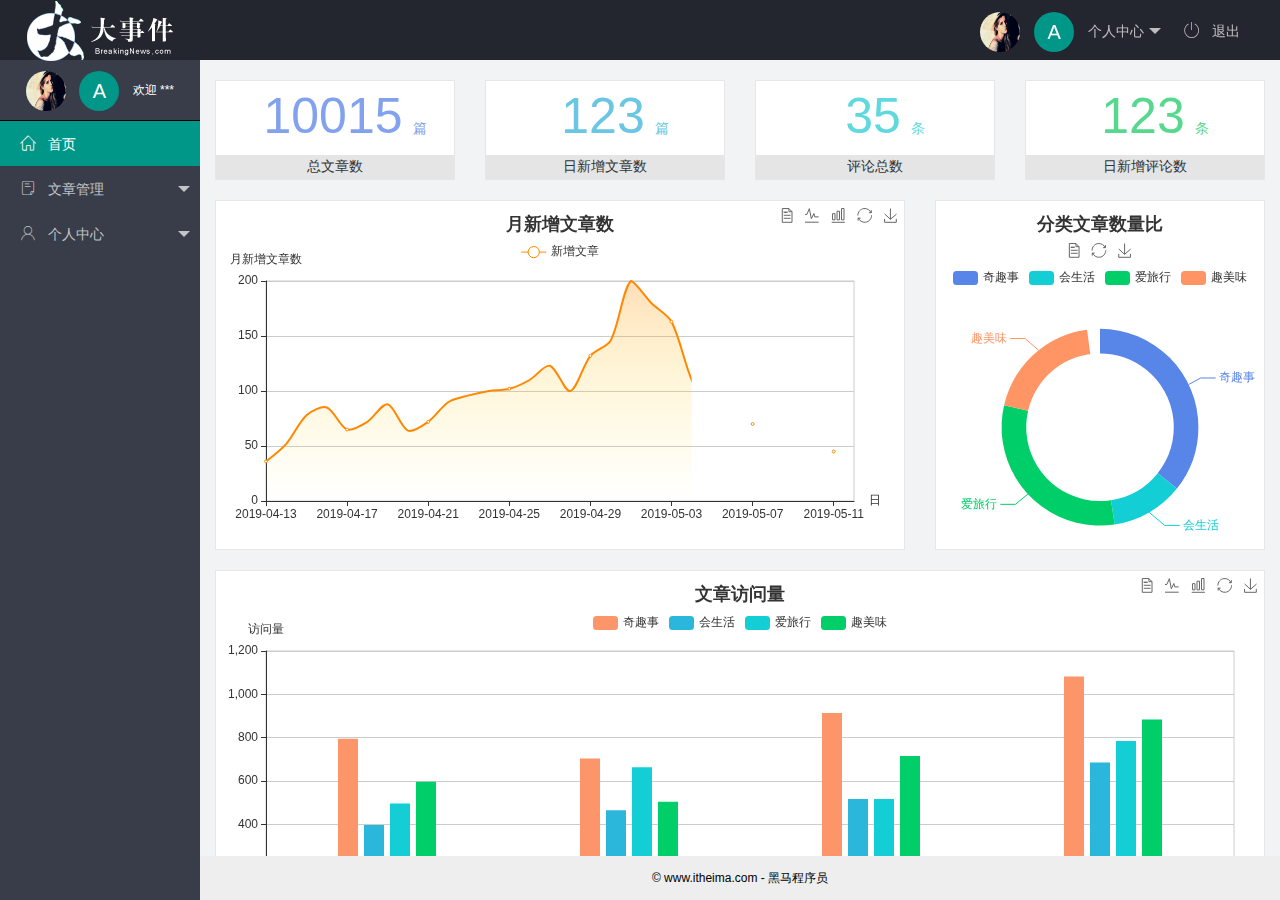
<file: index.html>
<!DOCTYPE html>
<html>

<head>
    <meta charset="utf-8">
    <meta name="viewport" content="width=device-width, initial-scale=1, maximum-scale=1">
    <title>大事件后台大布局</title>

    <link rel="stylesheet" href="./assets/lib/layui/css/layui.css">
    <link rel="stylesheet" href="./assets/fonts/iconfont.css">
    <link rel="stylesheet" href="./assets/css/index.css">
</head>

<body class="layui-layout-body">
    <div class="layui-layout layui-layout-admin">
        <div class="layui-header">
            <div class="layui-logo">
                <img src="./assets/images/logo.png" alt="">
            </div>
            <!-- 头部区域（可配合layui已有的水平导航） -->

            <ul class="layui-nav layui-layout-right">
                <li class="layui-nav-item">
                    <a href="javascript:;" class="userinfo">
                        <img src="./assets/images/sample2.jpg" class="layui-nav-img">
                        <span class="user-avatar">A</span> 个人中心
                    </a>
                    <dl class="layui-nav-child">
                        <dd><a href="./user/user_info.html" target="fm">基本资料</a></dd>
                        <dd><a href="./user/user_anvatar.html" target="fm">更换头像</a></dd>
                        <dd><a href="./user/user_pwd.html" target="fm">重置密码</a></dd>
                    </dl>
                </li>
                <li class="layui-nav-item">
                    <a href="javascript:;" id="btnLogout">
                        <span class="iconfont icon-tuichu"></span> 退出</a>
                </li>
            </ul>
        </div>

        <div class="layui-side layui-bg-black">
            <div class="layui-side-scroll">
                <!-- *******头像区域******* -->
                <div class="userinfo">
                    <img src="./assets/images/sample2.jpg" class="layui-nav-img">
                    <span class="user-avatar">A</span>
                    <span class="welcome">欢迎 ***</span>
                </div>
                <!-- 左侧导航区域（可配合layui已有的垂直导航） -->
                <ul class="layui-nav layui-nav-tree" lay-filter="test" lay-shrink="all">
                    <li class="layui-nav-item layui-this">
                        <a href="./home/dashboard.html" target="fm"><span class="iconfont icon-home"></span> 首页</a>
                    </li>
                    <li class="layui-nav-item ">
                        <a class="" href="javascript:;"><span class="iconfont icon-16"></span> 文章管理</a>
                        <dl class="layui-nav-child">
                            <dd><a href="./article/art_cate.html" target="fm"><i class="layui-icon layui-icon-app"></i>文章类别</a></dd>
                            <dd><a id="art_list" href="./article/art_list.html" target="fm"><i class="layui-icon layui-icon-app"></i>文章列表</a></dd>
                            <dd><a href="./article/art_pub.html" target="fm"><i class="layui-icon layui-icon-app"></i>发布文章</a></dd>
                        </dl>
                    </li>
                    <li class="layui-nav-item">
                        <a href="javascript:;"><span class="iconfont icon-user"></span> 个人中心</a>
                        <dl class="layui-nav-child">
                            <dd><a href="./user/user_info.html" target="fm"><i class="layui-icon layui-icon-app"></i>基本资料</a></dd>
                            <dd><a href="./user/user_anvatar.html" target="fm"><i class="layui-icon layui-icon-app"></i>更换头像</a></dd>
                            <dd><a href="./user/user_pwd.html" target="fm"><i class="layui-icon layui-icon-app"></i>重置密码</a></dd>
                        </dl>
                    </li>
                </ul>
            </div>
        </div>

        <div class="layui-body">
            <!-- 内容主体区域 -->
            <iframe name="fm" src="/home/dashboard.html" frameborder="0"></iframe>
        </div>

        <div class="layui-footer">
            <!-- 底部固定区域 -->
            © www.itheima.com - 黑马程序员
        </div>
    </div>
    <script src="./assets/lib/layui/layui.all.js"></script>
    <script src="./assets/lib/jquery.js"></script>
    <script src="./assets/js/baseAPI.js"></script>
    <script src="./assets/js/index.js"></script>
</body>

</html>
</file>
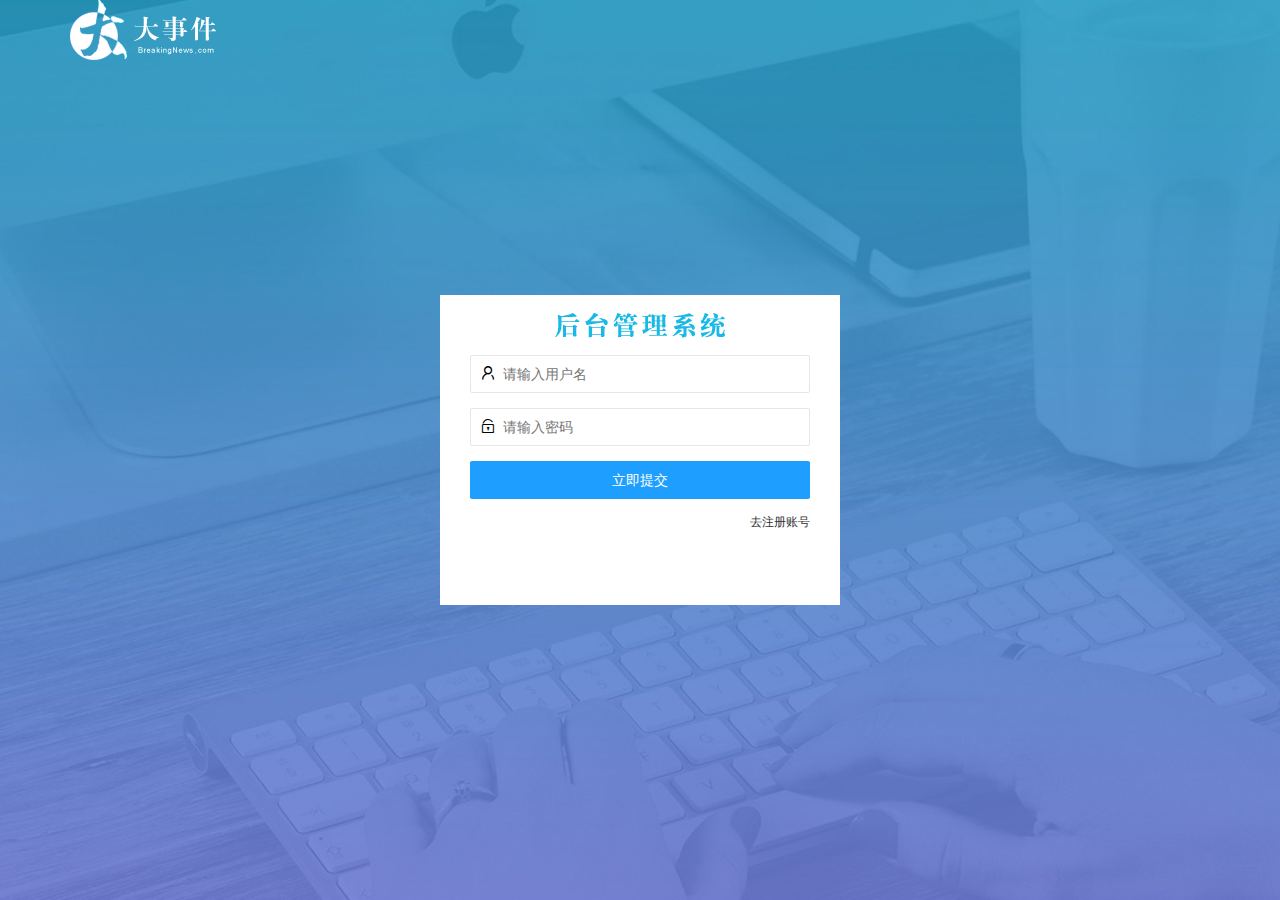
<file: login.html>
<!DOCTYPE html>
<html lang="en">

<head>
    <meta charset="UTF-8">
    <meta name="viewport" content="width=device-width, initial-scale=1.0">
    <title>大事件-登录/注册</title>
    <link rel="stylesheet" href="./assets/lib/layui/css/layui.css">
    <link rel="stylesheet" href="./assets/css/login.css">
</head>

<body>
    <div class="layui-main">
        <img src="./assets/images/logo.png" alt="">
    </div>
    <div class="loginAndRegBox">
        <div class="titleBox"></div>
        <!-- 登录项目 -->

        <div class="login-box">
            <form class="layui-form" action="" id="form_login">
                <!-- 用户名 -->
                <div class="layui-form-item">
                    <i class="layui-icon layui-icon-username"></i>
                    <input type="text" name="username" required lay-verify="required" placeholder="请输入用户名" autocomplete="off" class="layui-input">
                </div>
                <!-- 密码 -->
                <div class="layui-form-item">
                    <i class="layui-icon layui-icon-password"></i>
                    <input type="password" name="password" required lay-verify="required|pwd" placeholder="请输入密码" autocomplete="off" class="layui-input">
                </div>
                <!-- 登录按钮 -->
                <div class="layui-form-item">
                    <button class="layui-btn layui-btn-fluid  layui-btn-normal" lay-submit lay-filter="formDemo">立即提交</button>
                </div>
                <!-- 跳转链接 -->
                <div class="layui-form-item links">
                    <a href="javascript:;" id="link_reg">去注册账号</a>
                </div>
            </form>


        </div>
        <!-- 注册项目 -->
        <div class="reg-box">
            <form class="layui-form" id="form_reg" action="">
                <!-- 用户名 -->
                <div class="layui-form-item">
                    <i class="layui-icon layui-icon-username"></i>
                    <input type="text" name="username" required lay-verify="required" placeholder="请输入用户名" autocomplete="off" class="layui-input">
                </div>
                <!-- 密码 -->
                <div class="layui-form-item">
                    <i class="layui-icon layui-icon-password"></i>
                    <input type="password" name="password" required lay-verify="required|pwd" placeholder="请输入密码" autocomplete="off" class="layui-input">
                </div>
                <div class="layui-form-item">
                    <i class="layui-icon layui-icon-password"></i>
                    <input type="password" name="repassword" required lay-verify="required|pwd|repwd" placeholder="请确认密码" autocomplete="off" class="layui-input">
                </div>
                <!-- 注册按钮 -->
                <div class="layui-form-item">
                    <button class="layui-btn layui-btn-fluid  layui-btn-normal" lay-submit lay-filter="formDemo">注册</button>
                </div>
                <!-- 跳转链接 -->
                <div class="layui-form-item links">
                    <a href="javascript:;" id="link_login">去登录</a>
                </div>
            </form>

        </div>
    </div>
    <!-- value="sensen123"
    value="123123" -->
    <script src="./assets/lib/layui/layui.all.js"></script>
    <script src="./assets/lib/jquery.js"></script>
    <script src="./assets/js/baseAPI.js"></script>
    <script src="./assets/js/login.js"></script>
</body>

</html>
</file>
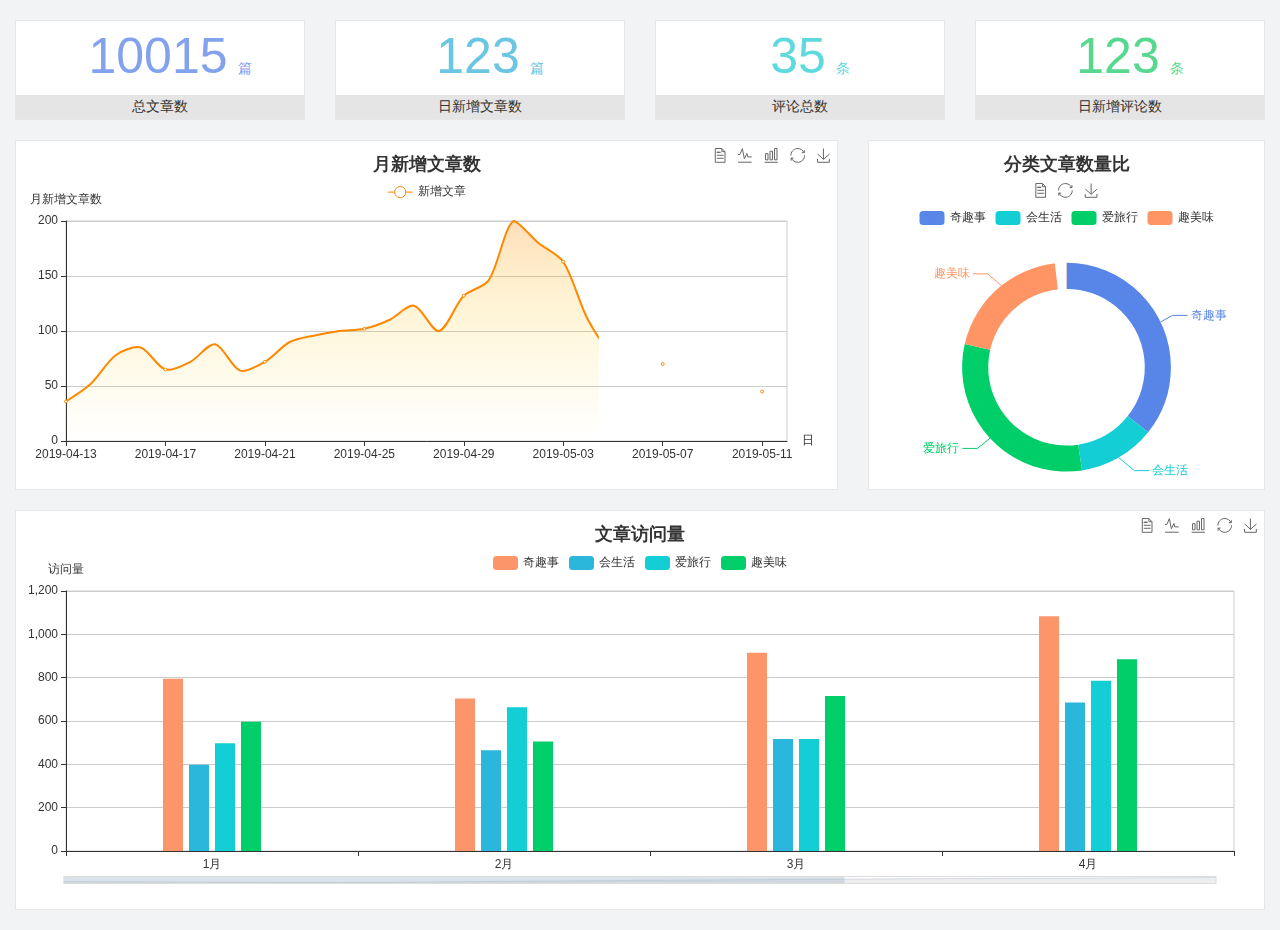
<file: home/dashboard.html>
<!DOCTYPE html>
<html lang="en">

<head>
  <meta charset="UTF-8">
  <meta name="viewport" content="width=device-width, initial-scale=1.0">
  <meta http-equiv="X-UA-Compatible" content="ie=edge">
  <title>图表统计</title>
  <link rel="stylesheet" href="../../assets/lib/bootstrap.css" />
  <link rel="stylesheet" href="../../assets/lib/main.css" />
  <script src="../../assets/lib/jquery.js"></script>
  <script type="text/javascript" src="../../assets/lib/echarts.min.js"></script>
</head>

<body>
  <div class="container-fluid">
    <div class="row spannel_list">
      <div class="col-sm-3 col-xs-6">
        <div class="spannel">
          <em>10015</em><span>篇</span>
          <b>总文章数</b>
        </div>
      </div>
      <div class="col-sm-3 col-xs-6">
        <div class="spannel scolor01">
          <em>123</em><span>篇</span>
          <b>日新增文章数</b>
        </div>
      </div>
      <div class="col-sm-3 col-xs-6">
        <div class="spannel scolor02">
          <em>35</em><span>条</span>
          <b>评论总数</b>
        </div>
      </div>
      <div class="col-sm-3 col-xs-6">
        <div class="spannel scolor03">
          <em>123</em><span>条</span>
          <b>日新增评论数</b>
        </div>
      </div>
    </div>
  </div>

  <div class="container-fluid">
    <div class="row curve-pie">
      <div class="col-lg-8 col-md-8">
        <div class="gragh_pannel" id="curve_show"></div>
      </div>
      <div class="col-lg-4 col-md-4">
        <div class="gragh_pannel" id="pie_show"></div>
      </div>
    </div>
  </div>

  <div class="container-fluid">
    <div class="column_pannel" id="column_show"></div>
  </div>

  <script>
    var oChart = echarts.init(document.getElementById('curve_show'));
    var aList_all = [
      { 'count': 36, 'date': '2019-04-13' },
      { 'count': 52, 'date': '2019-04-14' },
      { 'count': 78, 'date': '2019-04-15' },
      { 'count': 85, 'date': '2019-04-16' },
      { 'count': 65, 'date': '2019-04-17' },
      { 'count': 72, 'date': '2019-04-18' },
      { 'count': 88, 'date': '2019-04-19' },
      { 'count': 64, 'date': '2019-04-20' },
      { 'count': 72, 'date': '2019-04-21' },
      { 'count': 90, 'date': '2019-04-22' },
      { 'count': 96, 'date': '2019-04-23' },
      { 'count': 100, 'date': '2019-04-24' },
      { 'count': 102, 'date': '2019-04-25' },
      { 'count': 110, 'date': '2019-04-26' },
      { 'count': 123, 'date': '2019-04-27' },
      { 'count': 100, 'date': '2019-04-28' },
      { 'count': 132, 'date': '2019-04-29' },
      { 'count': 146, 'date': '2019-04-30' },
      { 'count': 200, 'date': '2019-05-01' },
      { 'count': 180, 'date': '2019-05-02' },
      { 'count': 163, 'date': '2019-05-03' },
      { 'count': 110, 'date': '2019-05-04' },
      { 'count': 80, 'date': '2019-05-05' },
      { 'count': 82, 'date': '2019-05-06' },
      { 'count': 70, 'date': '2019-05-07' },
      { 'count': 65, 'date': '2019-05-08' },
      { 'count': 54, 'date': '2019-05-09' },
      { 'count': 40, 'date': '2019-05-10' },
      { 'count': 45, 'date': '2019-05-11' },
      { 'count': 38, 'date': '2019-05-12' },
    ];

    let aCount = [];
    let aDate = [];

    for (var i = 0; i < aList_all.length; i++) {
      aCount.push(aList_all[i].count);
      aDate.push(aList_all[i].date);
    }

    var chartopt = {
      title: {
        text: '月新增文章数',
        left: 'center',
        top: '10'
      },
      tooltip: {
        trigger: 'axis'
      },
      legend: {
        data: ['新增文章'],
        top: '40'
      },
      toolbox: {
        show: true,
        feature: {
          mark: { show: true },
          dataView: { show: true, readOnly: false },
          magicType: { show: true, type: ['line', 'bar'] },
          restore: { show: true },
          saveAsImage: { show: true }
        }
      },
      calculable: true,
      xAxis: [
        {
          name: '日',
          type: 'category',
          boundaryGap: false,
          data: aDate
        }
      ],
      yAxis: [
        {
          name: '月新增文章数',
          type: 'value'
        }
      ],
      series: [
        {
          name: '新增文章',
          type: 'line',
          smooth: true,
          itemStyle: { normal: { areaStyle: { type: 'default' }, color: '#f80' }, lineStyle: { color: '#f80' } },
          data: aCount
        }],
      areaStyle: {
        normal: {
          color: new echarts.graphic.LinearGradient(0, 0, 0, 1, [{
            offset: 0,
            color: 'rgba(255,136,0,0.39)'
          }, {
            offset: .34,
            color: 'rgba(255,180,0,0.25)'
          }, {
            offset: 1,
            color: 'rgba(255,222,0,0.00)'
          }])

        }
      },
      grid: {
        show: true,
        x: 50,
        x2: 50,
        y: 80,
        height: 220
      }
    };

    oChart.setOption(chartopt);


    var oPie = echarts.init(document.getElementById('pie_show'));
    var oPieopt =
    {
      title: {
        top: 10,
        text: '分类文章数量比',
        x: 'center'
      },
      tooltip: {
        trigger: 'item',
        formatter: "{a} <br/>{b} : {c} ({d}%)"
      },
      color: ['#5885e8', '#13cfd5', '#00ce68', '#ff9565'],
      legend: {
        x: 'center',
        top: 65,
        data: ['奇趣事', '会生活', '爱旅行', '趣美味']
      },
      toolbox: {
        show: true,
        x: 'center',
        top: 35,
        feature: {
          mark: { show: true },
          dataView: { show: true, readOnly: false },
          magicType: {
            show: true,
            type: ['pie', 'funnel'],
            option: {
              funnel: {
                x: '25%',
                width: '50%',
                funnelAlign: 'left',
                max: 1548
              }
            }
          },
          restore: { show: true },
          saveAsImage: { show: true }
        }
      },
      calculable: true,
      series: [
        {
          name: '访问来源',
          type: 'pie',
          radius: ['45%', '60%'],
          center: ['50%', '65%'],
          data: [
            { value: 300, name: '奇趣事' },
            { value: 100, name: '会生活' },
            { value: 260, name: '爱旅行' },
            { value: 180, name: '趣美味' }
          ]
        }
      ]
    };
    oPie.setOption(oPieopt);



    var oColumn = this.echarts.init(document.getElementById('column_show'));
    var oColumnopt =
    {
      title: {
        text: '文章访问量',
        left: 'center',
        top: '10'
      },
      tooltip: {
        trigger: 'axis'
      },
      legend: {
        data: ['奇趣事', '会生活', '爱旅行', '趣美味'],
        top: '40'
      },
      toolbox: {
        show: true,
        feature: {
          mark: { show: true },
          dataView: { show: true, readOnly: false },
          magicType: { show: true, type: ['line', 'bar'] },
          restore: { show: true },
          saveAsImage: { show: true }
        }
      },
      calculable: true,
      xAxis: [
        {
          type: 'category',
          data: ['1月', '2月', '3月', '4月', '5月']
        }
      ],
      yAxis: [
        {
          name: '访问量',
          type: 'value'
        }
      ],
      series: [
        {
          name: '奇趣事',
          type: 'bar',
          barWidth: 20,
          itemStyle: {
            normal: { areaStyle: { type: 'default' }, color: '#fd956a' }
          },
          data: [800, 708, 920, 1090, 1200]
        },
        {
          name: '会生活',
          type: 'bar',
          barWidth: 20,
          itemStyle: {
            normal: { areaStyle: { type: 'default' }, color: '#2bb6db' }
          },
          data: [400, 468, 520, 690, 800]
        },
        {
          name: '爱旅行',
          type: 'bar',
          barWidth: 20,
          itemStyle: {
            normal: { areaStyle: { type: 'default' }, color: '#13cfd5' }
          },
          data: [500, 668, 520, 790, 900]
        },
        {
          name: '趣美味',
          type: 'bar',
          barWidth: 20,
          itemStyle: {
            normal: { areaStyle: { type: 'default' }, color: '#00ce68' }
          },
          data: [600, 508, 720, 890, 1000]
        }
      ],
      grid: {
        show: true,
        x: 50,
        x2: 30,
        y: 80,
        height: 260
      },
      dataZoom: [//给x轴设置滚动条
        {
          start: 0,//默认为0
          end: 100 - 1000 / 31,//默认为100
          type: 'slider',
          show: true,
          xAxisIndex: [0],
          handleSize: 0,//滑动条的 左右2个滑动条的大小
          height: 8,//组件高度
          left: 45, //左边的距离
          right: 50,//右边的距离
          bottom: 26,//右边的距离
          handleColor: '#ddd',//h滑动图标的颜色
          handleStyle: {
            borderColor: "#cacaca",
            borderWidth: "1",
            shadowBlur: 2,
            background: "#ddd",
            shadowColor: "#ddd",
          }
        }]
    };
    oColumn.setOption(oColumnopt);
  </script>
</body>

</html>
</file>
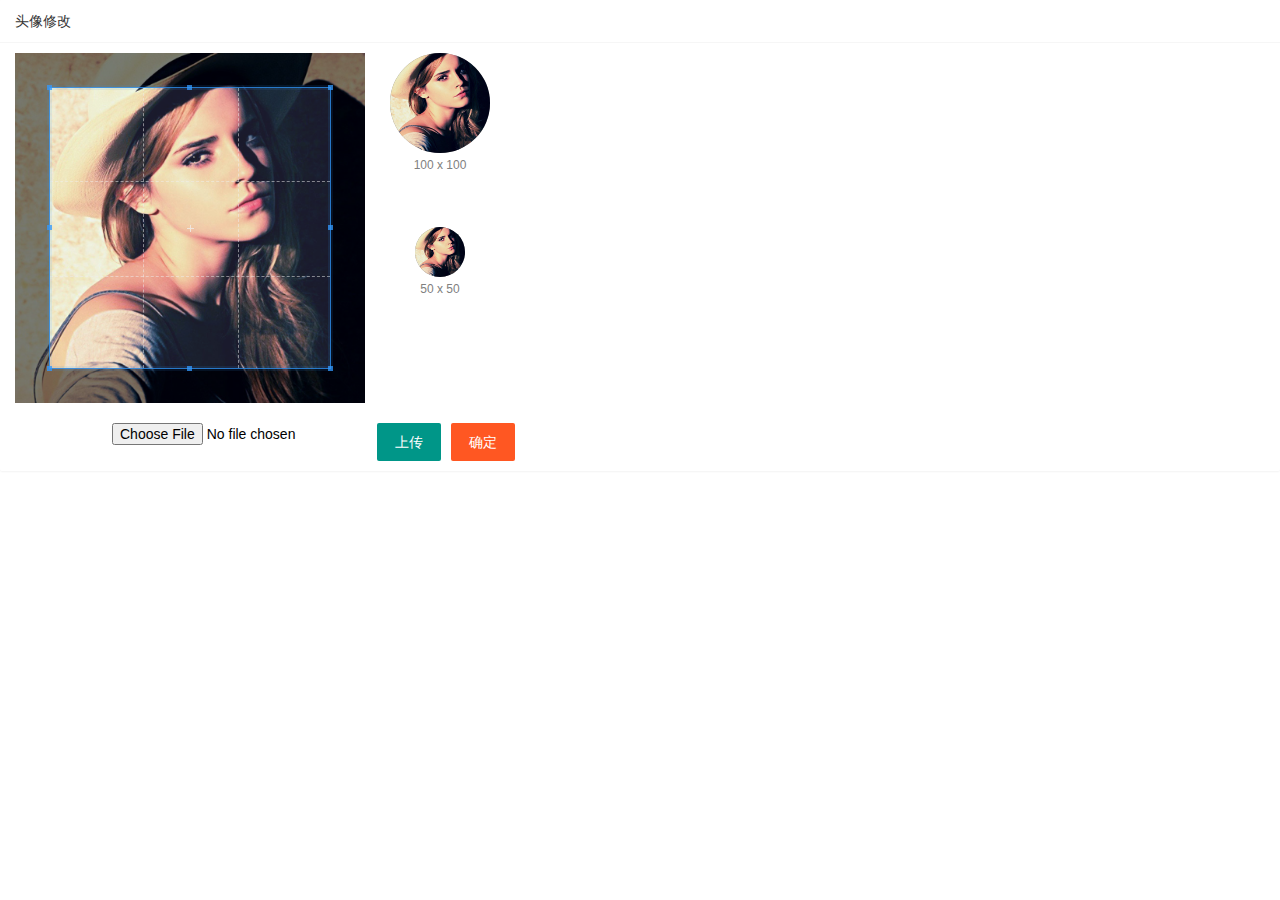
<file: user/user_anvatar.html>
<!DOCTYPE html>
<html lang="en">

<head>
    <meta charset="UTF-8">
    <meta name="viewport" content="width=device-width, initial-scale=1.0">
    <title>Document</title>
    <!-- 引入外部样式文件 -->
    <link rel="stylesheet" href="../assets/lib/layui/css/layui.css">
    <link rel="stylesheet" href="../assets/lib/cropper/cropper.css" />
    <!-- 引入自身样式文件 -->
    <link rel="stylesheet" href="../assets/css/user/user_avatar.css">
</head>

<body>
    <div class="layui-card">
        <div class="layui-card-header">头像修改</div>
        <div class="layui-card-body">
            <!-- 第一行的图片裁剪和预览区域 -->
            <div class="row1">
                <!-- 图片裁剪区域 -->
                <div class="cropper-box">
                    <!-- 这个 img 标签很重要，将来会把它初始化为裁剪区域 -->
                    <img id="image" src="/assets/images/sample.jpg" />
                </div>
                <!-- 图片的预览区域 -->
                <div class="preview-box">
                    <div>
                        <!-- 宽高为 100px 的预览区域 -->
                        <div class="img-preview w100"></div>
                        <p class="size">100 x 100</p>
                    </div>
                    <div>
                        <!-- 宽高为 50px 的预览区域 -->
                        <div class="img-preview w50"></div>
                        <p class="size">50 x 50</p>
                    </div>
                </div>
            </div>

            <!-- 第二行的按钮区域 -->
            <div class="row2">
                <input type="file" id="file" accept="image/png,image/jpeg">
                <button type="button" class="layui-btn" id="btnChooseImage">上传</button>
                <button type="button" class="layui-btn layui-btn-danger" id="btnUpload">确定</button>
            </div>
        </div>
    </div>

    <script src="../assets/lib/layui/layui.all.js"></script>
    <script src="../assets/lib/jquery.js"></script>
    <script src="../assets/lib/cropper/Cropper.js"></script>
    <script src="../assets/lib/cropper/jquery-cropper.js"></script>
    <script src="../assets/js/baseAPI.js"></script>
    <script src="../assets/js/user/user_avatar.js"></script>

</body>

</html>
</file>
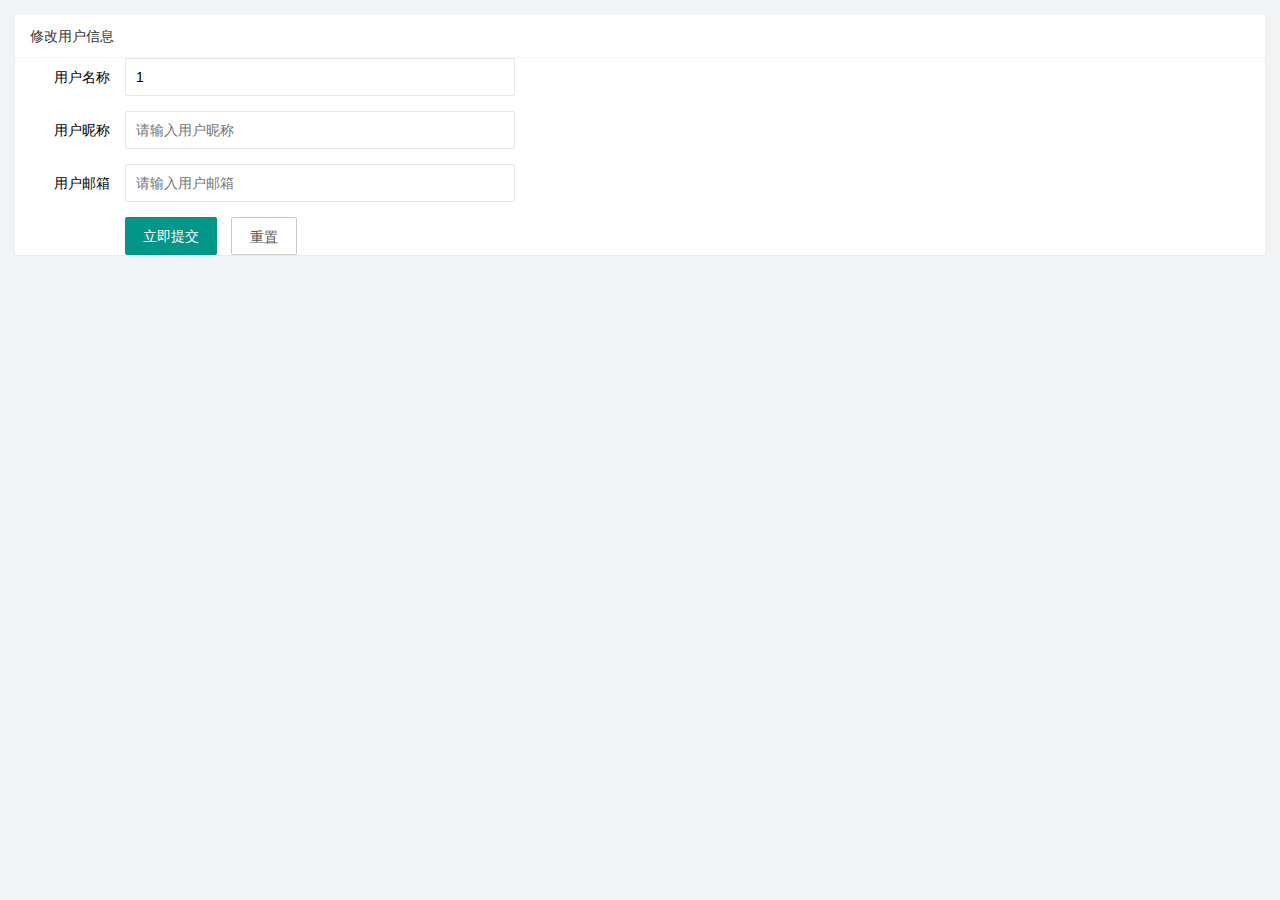
<file: user/user_info.html>
<!DOCTYPE html>
<html lang="en">

<head>
    <meta charset="UTF-8">
    <meta name="viewport" content="width=device-width, initial-scale=1.0">
    <title>Document</title>
    <!-- 引入外部样式文件 -->
    <link rel="stylesheet" href="../assets/lib/layui/css/layui.css">
    <!-- 引入自身样式文件 -->
    <link rel="stylesheet" href="../assets/css/user/user_info.css">
</head>

<body>
    <div class="layui-card">
        <div class="layui-card-header">修改用户信息</div>
        <form class="layui-form" lay-filter="formUserInfo" action="">
            <!-- 隐藏域报存ID -->
            <input type="hidden" name="id">
            <!-- 用户名称 -->
            <div class="layui-form-item">
                <label class="layui-form-label">用户名称</label>
                <div class="layui-input-block">
                    <input value="1" type="text" name="username" required lay-verify="required" placeholder="请输入用户名称" autocomplete="off" class="layui-input" readonly>
                </div>
            </div>
            <!-- 用户昵称 -->
            <div class="layui-form-item">
                <label class="layui-form-label">用户昵称</label>
                <div class="layui-input-block">
                    <input type="text" name="nickname" required lay-verify="required|nickname" placeholder="请输入用户昵称" autocomplete="off" class="layui-input">
                </div>
            </div>
            <!-- 用户邮箱 -->
            <div class="layui-form-item">
                <label class="layui-form-label">用户邮箱</label>
                <div class="layui-input-block">
                    <input type="text" name="email" required lay-verify="required|email" placeholder="请输入用户邮箱" autocomplete="off" class="layui-input">
                </div>
            </div>
            <!-- 按钮 -->
            <div class="layui-form-item">
                <div class="layui-input-block">
                    <button class="layui-btn" lay-submit lay-filter="formDemo">立即提交</button>
                    <button id="btnReset" type="reset" class="layui-btn layui-btn-primary">重置</button>
                </div>
            </div>
    </div>
    <script src="../assets/lib/layui/layui.all.js"></script>
    <script src="../assets/lib/jquery.js"></script>
    <script src="../assets/js/baseAPI.js"></script>
    <script src="../assets/js/user/user_info.js"></script>
</body>

</html>
</file>
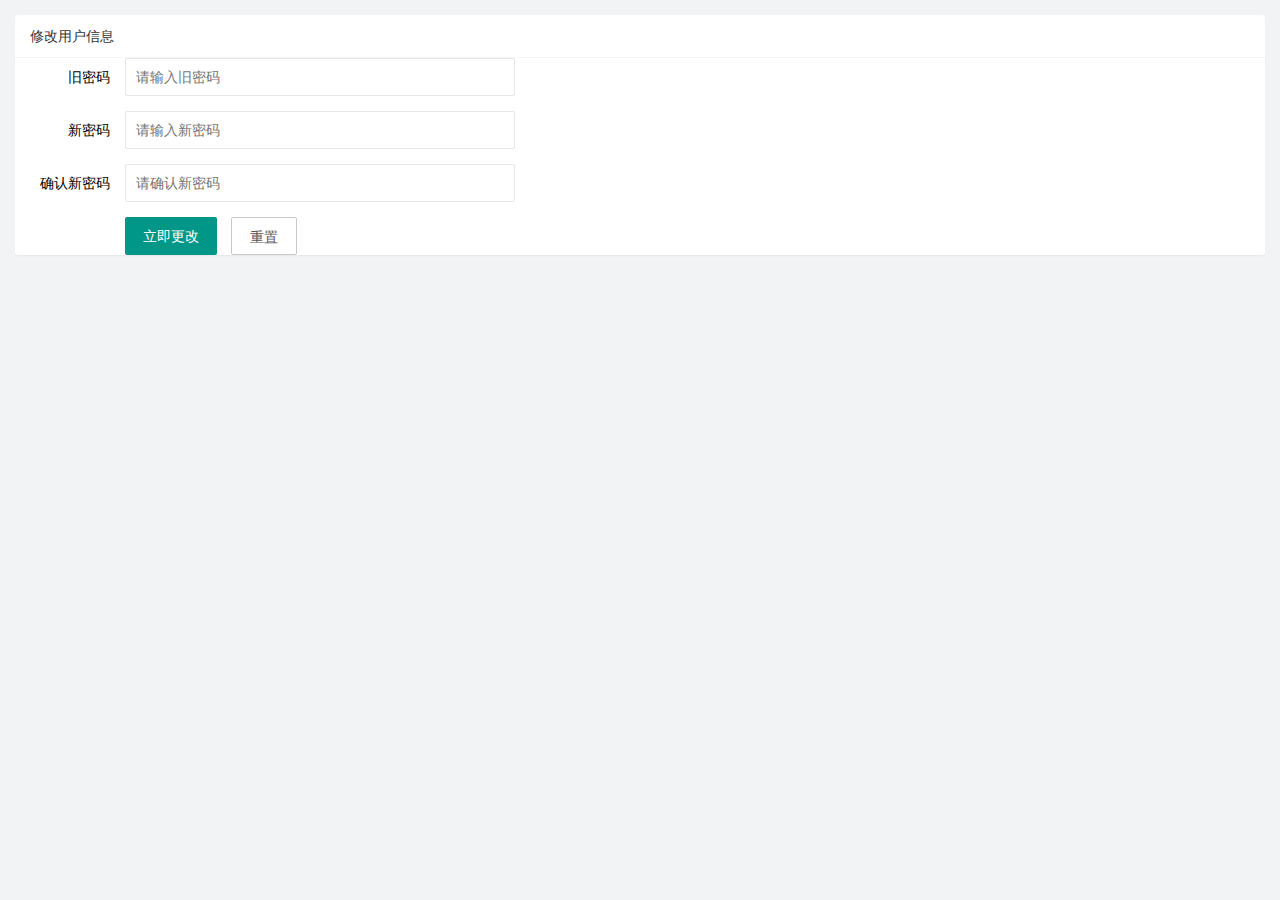
<file: user/user_pwd.html>
<!DOCTYPE html>
<html lang="en">

<head>
    <meta charset="UTF-8">
    <meta name="viewport" content="width=device-width, initial-scale=1.0">
    <title>Document</title>
    <!-- 引入外部样式文件 -->
    <link rel="stylesheet" href="../assets/lib/layui/css/layui.css">
    <!-- 引入自身样式文件 -->
    <link rel="stylesheet" href="../assets/css/user/user_pwd.css">
</head>

<body>

    <div class="layui-card">
        <div class="layui-card-header">修改用户信息</div>
        <form class="layui-form" lay-filter="formUserInfo" action="">

            <!-- 旧密码 -->
            <div class="layui-form-item">
                <label class="layui-form-label">旧密码</label>
                <div class="layui-input-block">
                    <input type="text" name="oldPwd" required lay-verify="required|pwd" placeholder="请输入旧密码" autocomplete="off" class="layui-input">
                </div>
            </div>
            <!-- 新密码 -->
            <div class="layui-form-item">
                <label class="layui-form-label">新密码</label>
                <div class="layui-input-block">
                    <input type="text" name="newPwd" required lay-verify="required|pwd|samePwd" placeholder="请输入新密码" autocomplete="off" class="layui-input">
                </div>
            </div>
            <!-- 确认新密码 -->
            <div class="layui-form-item">
                <label class="layui-form-label">确认新密码</label>
                <div class="layui-input-block">
                    <input type="text" name="rePwd" required lay-verify="required|pwd|rePwd" placeholder="请确认新密码" autocomplete="off" class="layui-input">
                </div>
            </div>
            <!-- 按钮 -->
            <div class="layui-form-item">
                <div class="layui-input-block">
                    <button class="layui-btn" lay-submit lay-filter="formDemo">立即更改</button>
                    <button id="btnReset" type="reset" class="layui-btn layui-btn-primary">重置</button>
                </div>
            </div>
        </form>
    </div>
    <script src="../assets/lib/layui/layui.all.js"></script>
    <script src="../assets/lib/jquery.js"></script>
    <script src="../assets/js/baseAPI.js"></script>
    <script src="../assets/js/user/user_pwd.js"></script>
</body>

</html>
</file>
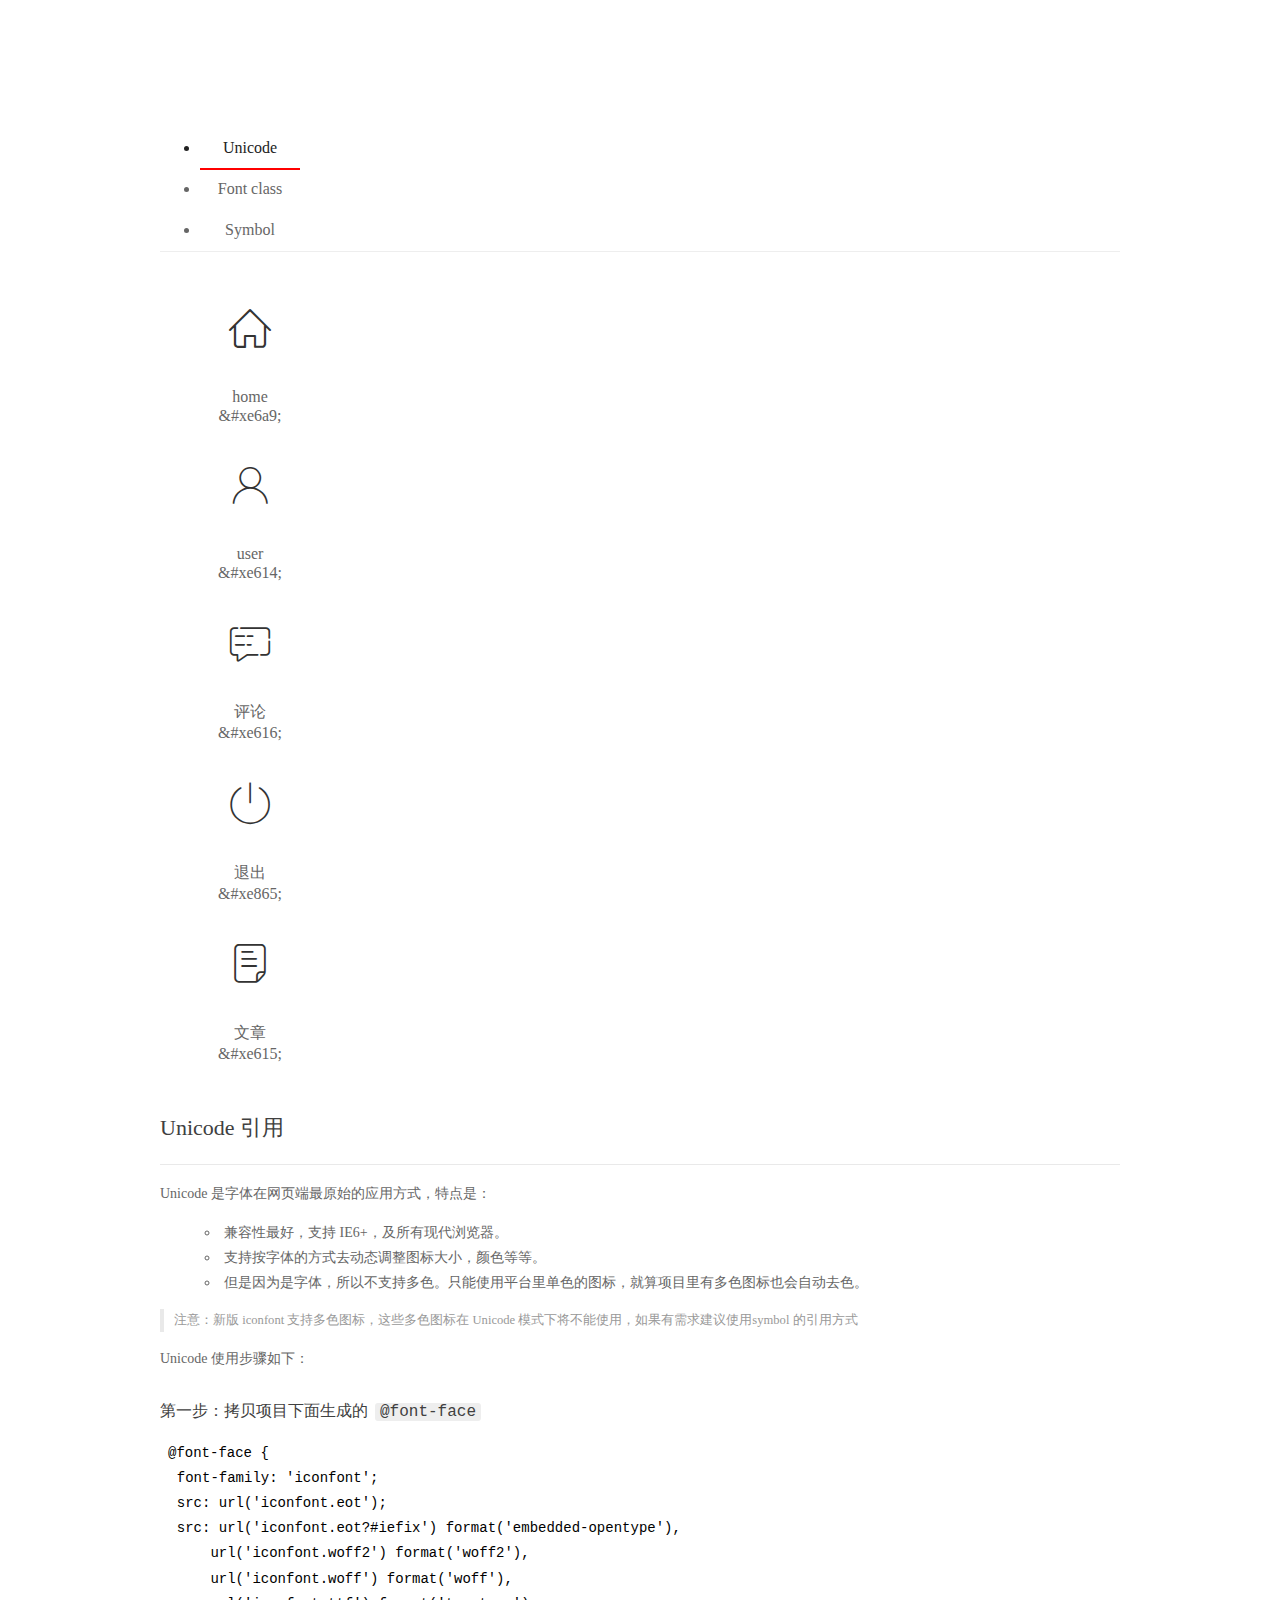
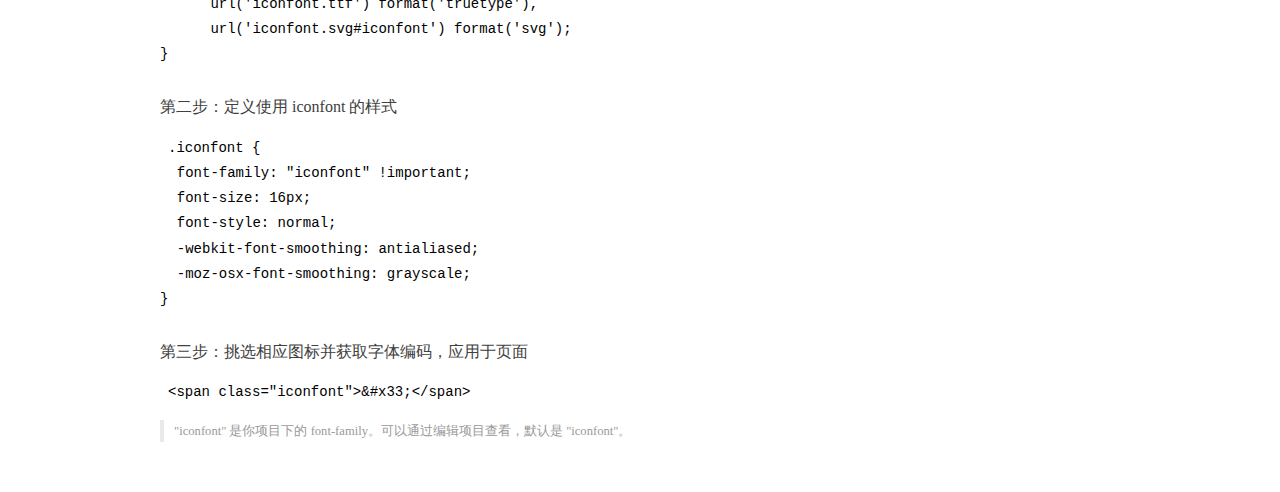
<file: assets/fonts/demo_index.html>
<!DOCTYPE html>
<html>
<head>
  <meta charset="utf-8"/>
  <title>IconFont Demo</title>
  <link rel="shortcut icon" href="https://gtms04.alicdn.com/tps/i4/TB1_oz6GVXXXXaFXpXXJDFnIXXX-64-64.ico" type="image/x-icon"/>
  <link rel="stylesheet" href="https://g.alicdn.com/thx/cube/1.3.2/cube.min.css">
  <link rel="stylesheet" href="demo.css">
  <link rel="stylesheet" href="iconfont.css">
  <script src="iconfont.js"></script>
  <!-- jQuery -->
  <script src="https://a1.alicdn.com/oss/uploads/2018/12/26/7bfddb60-08e8-11e9-9b04-53e73bb6408b.js"></script>
  <!-- 代码高亮 -->
  <script src="https://a1.alicdn.com/oss/uploads/2018/12/26/a3f714d0-08e6-11e9-8a15-ebf944d7534c.js"></script>
</head>
<body>
  <div class="main">
    <h1 class="logo"><a href="https://www.iconfont.cn/" title="iconfont 首页" target="_blank">&#xe86b;</a></h1>
    <div class="nav-tabs">
      <ul id="tabs" class="dib-box">
        <li class="dib active"><span>Unicode</span></li>
        <li class="dib"><span>Font class</span></li>
        <li class="dib"><span>Symbol</span></li>
      </ul>
      
    </div>
    <div class="tab-container">
      <div class="content unicode" style="display: block;">
          <ul class="icon_lists dib-box">
          
            <li class="dib">
              <span class="icon iconfont">&#xe6a9;</span>
                <div class="name">home</div>
                <div class="code-name">&amp;#xe6a9;</div>
              </li>
          
            <li class="dib">
              <span class="icon iconfont">&#xe614;</span>
                <div class="name">user</div>
                <div class="code-name">&amp;#xe614;</div>
              </li>
          
            <li class="dib">
              <span class="icon iconfont">&#xe616;</span>
                <div class="name">评论</div>
                <div class="code-name">&amp;#xe616;</div>
              </li>
          
            <li class="dib">
              <span class="icon iconfont">&#xe865;</span>
                <div class="name">退出</div>
                <div class="code-name">&amp;#xe865;</div>
              </li>
          
            <li class="dib">
              <span class="icon iconfont">&#xe615;</span>
                <div class="name">文章</div>
                <div class="code-name">&amp;#xe615;</div>
              </li>
          
          </ul>
          <div class="article markdown">
          <h2 id="unicode-">Unicode 引用</h2>
          <hr>

          <p>Unicode 是字体在网页端最原始的应用方式，特点是：</p>
          <ul>
            <li>兼容性最好，支持 IE6+，及所有现代浏览器。</li>
            <li>支持按字体的方式去动态调整图标大小，颜色等等。</li>
            <li>但是因为是字体，所以不支持多色。只能使用平台里单色的图标，就算项目里有多色图标也会自动去色。</li>
          </ul>
          <blockquote>
            <p>注意：新版 iconfont 支持多色图标，这些多色图标在 Unicode 模式下将不能使用，如果有需求建议使用symbol 的引用方式</p>
          </blockquote>
          <p>Unicode 使用步骤如下：</p>
          <h3 id="-font-face">第一步：拷贝项目下面生成的 <code>@font-face</code></h3>
<pre><code class="language-css"
>@font-face {
  font-family: 'iconfont';
  src: url('iconfont.eot');
  src: url('iconfont.eot?#iefix') format('embedded-opentype'),
      url('iconfont.woff2') format('woff2'),
      url('iconfont.woff') format('woff'),
      url('iconfont.ttf') format('truetype'),
      url('iconfont.svg#iconfont') format('svg');
}
</code></pre>
          <h3 id="-iconfont-">第二步：定义使用 iconfont 的样式</h3>
<pre><code class="language-css"
>.iconfont {
  font-family: "iconfont" !important;
  font-size: 16px;
  font-style: normal;
  -webkit-font-smoothing: antialiased;
  -moz-osx-font-smoothing: grayscale;
}
</code></pre>
          <h3 id="-">第三步：挑选相应图标并获取字体编码，应用于页面</h3>
<pre>
<code class="language-html"
>&lt;span class="iconfont"&gt;&amp;#x33;&lt;/span&gt;
</code></pre>
          <blockquote>
            <p>"iconfont" 是你项目下的 font-family。可以通过编辑项目查看，默认是 "iconfont"。</p>
          </blockquote>
          </div>
      </div>
      <div class="content font-class">
        <ul class="icon_lists dib-box">
          
          <li class="dib">
            <span class="icon iconfont icon-home"></span>
            <div class="name">
              home
            </div>
            <div class="code-name">.icon-home
            </div>
          </li>
          
          <li class="dib">
            <span class="icon iconfont icon-user"></span>
            <div class="name">
              user
            </div>
            <div class="code-name">.icon-user
            </div>
          </li>
          
          <li class="dib">
            <span class="icon iconfont icon-pinglun"></span>
            <div class="name">
              评论
            </div>
            <div class="code-name">.icon-pinglun
            </div>
          </li>
          
          <li class="dib">
            <span class="icon iconfont icon-tuichu"></span>
            <div class="name">
              退出
            </div>
            <div class="code-name">.icon-tuichu
            </div>
          </li>
          
          <li class="dib">
            <span class="icon iconfont icon-16"></span>
            <div class="name">
              文章
            </div>
            <div class="code-name">.icon-16
            </div>
          </li>
          
        </ul>
        <div class="article markdown">
        <h2 id="font-class-">font-class 引用</h2>
        <hr>

        <p>font-class 是 Unicode 使用方式的一种变种，主要是解决 Unicode 书写不直观，语意不明确的问题。</p>
        <p>与 Unicode 使用方式相比，具有如下特点：</p>
        <ul>
          <li>兼容性良好，支持 IE8+，及所有现代浏览器。</li>
          <li>相比于 Unicode 语意明确，书写更直观。可以很容易分辨这个 icon 是什么。</li>
          <li>因为使用 class 来定义图标，所以当要替换图标时，只需要修改 class 里面的 Unicode 引用。</li>
          <li>不过因为本质上还是使用的字体，所以多色图标还是不支持的。</li>
        </ul>
        <p>使用步骤如下：</p>
        <h3 id="-fontclass-">第一步：引入项目下面生成的 fontclass 代码：</h3>
<pre><code class="language-html">&lt;link rel="stylesheet" href="./iconfont.css"&gt;
</code></pre>
        <h3 id="-">第二步：挑选相应图标并获取类名，应用于页面：</h3>
<pre><code class="language-html">&lt;span class="iconfont icon-xxx"&gt;&lt;/span&gt;
</code></pre>
        <blockquote>
          <p>"
            iconfont" 是你项目下的 font-family。可以通过编辑项目查看，默认是 "iconfont"。</p>
        </blockquote>
      </div>
      </div>
      <div class="content symbol">
          <ul class="icon_lists dib-box">
          
            <li class="dib">
                <svg class="icon svg-icon" aria-hidden="true">
                  <use xlink:href="#icon-home"></use>
                </svg>
                <div class="name">home</div>
                <div class="code-name">#icon-home</div>
            </li>
          
            <li class="dib">
                <svg class="icon svg-icon" aria-hidden="true">
                  <use xlink:href="#icon-user"></use>
                </svg>
                <div class="name">user</div>
                <div class="code-name">#icon-user</div>
            </li>
          
            <li class="dib">
                <svg class="icon svg-icon" aria-hidden="true">
                  <use xlink:href="#icon-pinglun"></use>
                </svg>
                <div class="name">评论</div>
                <div class="code-name">#icon-pinglun</div>
            </li>
          
            <li class="dib">
                <svg class="icon svg-icon" aria-hidden="true">
                  <use xlink:href="#icon-tuichu"></use>
                </svg>
                <div class="name">退出</div>
                <div class="code-name">#icon-tuichu</div>
            </li>
          
            <li class="dib">
                <svg class="icon svg-icon" aria-hidden="true">
                  <use xlink:href="#icon-16"></use>
                </svg>
                <div class="name">文章</div>
                <div class="code-name">#icon-16</div>
            </li>
          
          </ul>
          <div class="article markdown">
          <h2 id="symbol-">Symbol 引用</h2>
          <hr>

          <p>这是一种全新的使用方式，应该说这才是未来的主流，也是平台目前推荐的用法。相关介绍可以参考这篇<a href="">文章</a>
            这种用法其实是做了一个 SVG 的集合，与另外两种相比具有如下特点：</p>
          <ul>
            <li>支持多色图标了，不再受单色限制。</li>
            <li>通过一些技巧，支持像字体那样，通过 <code>font-size</code>, <code>color</code> 来调整样式。</li>
            <li>兼容性较差，支持 IE9+，及现代浏览器。</li>
            <li>浏览器渲染 SVG 的性能一般，还不如 png。</li>
          </ul>
          <p>使用步骤如下：</p>
          <h3 id="-symbol-">第一步：引入项目下面生成的 symbol 代码：</h3>
<pre><code class="language-html">&lt;script src="./iconfont.js"&gt;&lt;/script&gt;
</code></pre>
          <h3 id="-css-">第二步：加入通用 CSS 代码（引入一次就行）：</h3>
<pre><code class="language-html">&lt;style&gt;
.icon {
  width: 1em;
  height: 1em;
  vertical-align: -0.15em;
  fill: currentColor;
  overflow: hidden;
}
&lt;/style&gt;
</code></pre>
          <h3 id="-">第三步：挑选相应图标并获取类名，应用于页面：</h3>
<pre><code class="language-html">&lt;svg class="icon" aria-hidden="true"&gt;
  &lt;use xlink:href="#icon-xxx"&gt;&lt;/use&gt;
&lt;/svg&gt;
</code></pre>
          </div>
      </div>

    </div>
  </div>
  <script>
  $(document).ready(function () {
      $('.tab-container .content:first').show()

      $('#tabs li').click(function (e) {
        var tabContent = $('.tab-container .content')
        var index = $(this).index()

        if ($(this).hasClass('active')) {
          return
        } else {
          $('#tabs li').removeClass('active')
          $(this).addClass('active')

          tabContent.hide().eq(index).fadeIn()
        }
      })
    })
  </script>
</body>
</html>
</file>
<file: assets/lib/layui/css/layui.css>
/** layui-v2.5.5 MIT License By https://www.layui.com */
 .layui-inline,img{display:inline-block;vertical-align:middle}h1,h2,h3,h4,h5,h6{font-weight:400}.layui-edge,.layui-header,.layui-inline,.layui-main{position:relative}.layui-body,.layui-edge,.layui-elip{overflow:hidden}.layui-btn,.layui-edge,.layui-inline,img{vertical-align:middle}.layui-btn,.layui-disabled,.layui-icon,.layui-unselect{-moz-user-select:none;-webkit-user-select:none;-ms-user-select:none}.layui-elip,.layui-form-checkbox span,.layui-form-pane .layui-form-label{text-overflow:ellipsis;white-space:nowrap}.layui-breadcrumb,.layui-tree-btnGroup{visibility:hidden}blockquote,body,button,dd,div,dl,dt,form,h1,h2,h3,h4,h5,h6,input,li,ol,p,pre,td,textarea,th,ul{margin:0;padding:0;-webkit-tap-highlight-color:rgba(0,0,0,0)}a:active,a:hover{outline:0}img{border:none}li{list-style:none}table{border-collapse:collapse;border-spacing:0}h4,h5,h6{font-size:100%}button,input,optgroup,option,select,textarea{font-family:inherit;font-size:inherit;font-style:inherit;font-weight:inherit;outline:0}pre{white-space:pre-wrap;white-space:-moz-pre-wrap;white-space:-pre-wrap;white-space:-o-pre-wrap;word-wrap:break-word}body{line-height:24px;font:14px Helvetica Neue,Helvetica,PingFang SC,Tahoma,Arial,sans-serif}hr{height:1px;margin:10px 0;border:0;clear:both}a{color:#333;text-decoration:none}a:hover{color:#777}a cite{font-style:normal;*cursor:pointer}.layui-border-box,.layui-border-box *{box-sizing:border-box}.layui-box,.layui-box *{box-sizing:content-box}.layui-clear{clear:both;*zoom:1}.layui-clear:after{content:'\20';clear:both;*zoom:1;display:block;height:0}.layui-inline{*display:inline;*zoom:1}.layui-edge{display:inline-block;width:0;height:0;border-width:6px;border-style:dashed;border-color:transparent}.layui-edge-top{top:-4px;border-bottom-color:#999;border-bottom-style:solid}.layui-edge-right{border-left-color:#999;border-left-style:solid}.layui-edge-bottom{top:2px;border-top-color:#999;border-top-style:solid}.layui-edge-left{border-right-color:#999;border-right-style:solid}.layui-disabled,.layui-disabled:hover{color:#d2d2d2!important;cursor:not-allowed!important}.layui-circle{border-radius:100%}.layui-show{display:block!important}.layui-hide{display:none!important}@font-face{font-family:layui-icon;src:url(../font/iconfont.eot?v=250);src:url(../font/iconfont.eot?v=250#iefix) format('embedded-opentype'),url(../font/iconfont.woff2?v=250) format('woff2'),url(../font/iconfont.woff?v=250) format('woff'),url(../font/iconfont.ttf?v=250) format('truetype'),url(../font/iconfont.svg?v=250#layui-icon) format('svg')}.layui-icon{font-family:layui-icon!important;font-size:16px;font-style:normal;-webkit-font-smoothing:antialiased;-moz-osx-font-smoothing:grayscale}.layui-icon-reply-fill:before{content:"\e611"}.layui-icon-set-fill:before{content:"\e614"}.layui-icon-menu-fill:before{content:"\e60f"}.layui-icon-search:before{content:"\e615"}.layui-icon-share:before{content:"\e641"}.layui-icon-set-sm:before{content:"\e620"}.layui-icon-engine:before{content:"\e628"}.layui-icon-close:before{content:"\1006"}.layui-icon-close-fill:before{content:"\1007"}.layui-icon-chart-screen:before{content:"\e629"}.layui-icon-star:before{content:"\e600"}.layui-icon-circle-dot:before{content:"\e617"}.layui-icon-chat:before{content:"\e606"}.layui-icon-release:before{content:"\e609"}.layui-icon-list:before{content:"\e60a"}.layui-icon-chart:before{content:"\e62c"}.layui-icon-ok-circle:before{content:"\1005"}.layui-icon-layim-theme:before{content:"\e61b"}.layui-icon-table:before{content:"\e62d"}.layui-icon-right:before{content:"\e602"}.layui-icon-left:before{content:"\e603"}.layui-icon-cart-simple:before{content:"\e698"}.layui-icon-face-cry:before{content:"\e69c"}.layui-icon-face-smile:before{content:"\e6af"}.layui-icon-survey:before{content:"\e6b2"}.layui-icon-tree:before{content:"\e62e"}.layui-icon-upload-circle:before{content:"\e62f"}.layui-icon-add-circle:before{content:"\e61f"}.layui-icon-download-circle:before{content:"\e601"}.layui-icon-templeate-1:before{content:"\e630"}.layui-icon-util:before{content:"\e631"}.layui-icon-face-surprised:before{content:"\e664"}.layui-icon-edit:before{content:"\e642"}.layui-icon-speaker:before{content:"\e645"}.layui-icon-down:before{content:"\e61a"}.layui-icon-file:before{content:"\e621"}.layui-icon-layouts:before{content:"\e632"}.layui-icon-rate-half:before{content:"\e6c9"}.layui-icon-add-circle-fine:before{content:"\e608"}.layui-icon-prev-circle:before{content:"\e633"}.layui-icon-read:before{content:"\e705"}.layui-icon-404:before{content:"\e61c"}.layui-icon-carousel:before{content:"\e634"}.layui-icon-help:before{content:"\e607"}.layui-icon-code-circle:before{content:"\e635"}.layui-icon-water:before{content:"\e636"}.layui-icon-username:before{content:"\e66f"}.layui-icon-find-fill:before{content:"\e670"}.layui-icon-about:before{content:"\e60b"}.layui-icon-location:before{content:"\e715"}.layui-icon-up:before{content:"\e619"}.layui-icon-pause:before{content:"\e651"}.layui-icon-date:before{content:"\e637"}.layui-icon-layim-uploadfile:before{content:"\e61d"}.layui-icon-delete:before{content:"\e640"}.layui-icon-play:before{content:"\e652"}.layui-icon-top:before{content:"\e604"}.layui-icon-friends:before{content:"\e612"}.layui-icon-refresh-3:before{content:"\e9aa"}.layui-icon-ok:before{content:"\e605"}.layui-icon-layer:before{content:"\e638"}.layui-icon-face-smile-fine:before{content:"\e60c"}.layui-icon-dollar:before{content:"\e659"}.layui-icon-group:before{content:"\e613"}.layui-icon-layim-download:before{content:"\e61e"}.layui-icon-picture-fine:before{content:"\e60d"}.layui-icon-link:before{content:"\e64c"}.layui-icon-diamond:before{content:"\e735"}.layui-icon-log:before{content:"\e60e"}.layui-icon-rate-solid:before{content:"\e67a"}.layui-icon-fonts-del:before{content:"\e64f"}.layui-icon-unlink:before{content:"\e64d"}.layui-icon-fonts-clear:before{content:"\e639"}.layui-icon-triangle-r:before{content:"\e623"}.layui-icon-circle:before{content:"\e63f"}.layui-icon-radio:before{content:"\e643"}.layui-icon-align-center:before{content:"\e647"}.layui-icon-align-right:before{content:"\e648"}.layui-icon-align-left:before{content:"\e649"}.layui-icon-loading-1:before{content:"\e63e"}.layui-icon-return:before{content:"\e65c"}.layui-icon-fonts-strong:before{content:"\e62b"}.layui-icon-upload:before{content:"\e67c"}.layui-icon-dialogue:before{content:"\e63a"}.layui-icon-video:before{content:"\e6ed"}.layui-icon-headset:before{content:"\e6fc"}.layui-icon-cellphone-fine:before{content:"\e63b"}.layui-icon-add-1:before{content:"\e654"}.layui-icon-face-smile-b:before{content:"\e650"}.layui-icon-fonts-html:before{content:"\e64b"}.layui-icon-form:before{content:"\e63c"}.layui-icon-cart:before{content:"\e657"}.layui-icon-camera-fill:before{content:"\e65d"}.layui-icon-tabs:before{content:"\e62a"}.layui-icon-fonts-code:before{content:"\e64e"}.layui-icon-fire:before{content:"\e756"}.layui-icon-set:before{content:"\e716"}.layui-icon-fonts-u:before{content:"\e646"}.layui-icon-triangle-d:before{content:"\e625"}.layui-icon-tips:before{content:"\e702"}.layui-icon-picture:before{content:"\e64a"}.layui-icon-more-vertical:before{content:"\e671"}.layui-icon-flag:before{content:"\e66c"}.layui-icon-loading:before{content:"\e63d"}.layui-icon-fonts-i:before{content:"\e644"}.layui-icon-refresh-1:before{content:"\e666"}.layui-icon-rmb:before{content:"\e65e"}.layui-icon-home:before{content:"\e68e"}.layui-icon-user:before{content:"\e770"}.layui-icon-notice:before{content:"\e667"}.layui-icon-login-weibo:before{content:"\e675"}.layui-icon-voice:before{content:"\e688"}.layui-icon-upload-drag:before{content:"\e681"}.layui-icon-login-qq:before{content:"\e676"}.layui-icon-snowflake:before{content:"\e6b1"}.layui-icon-file-b:before{content:"\e655"}.layui-icon-template:before{content:"\e663"}.layui-icon-auz:before{content:"\e672"}.layui-icon-console:before{content:"\e665"}.layui-icon-app:before{content:"\e653"}.layui-icon-prev:before{content:"\e65a"}.layui-icon-website:before{content:"\e7ae"}.layui-icon-next:before{content:"\e65b"}.layui-icon-component:before{content:"\e857"}.layui-icon-more:before{content:"\e65f"}.layui-icon-login-wechat:before{content:"\e677"}.layui-icon-shrink-right:before{content:"\e668"}.layui-icon-spread-left:before{content:"\e66b"}.layui-icon-camera:before{content:"\e660"}.layui-icon-note:before{content:"\e66e"}.layui-icon-refresh:before{content:"\e669"}.layui-icon-female:before{content:"\e661"}.layui-icon-male:before{content:"\e662"}.layui-icon-password:before{content:"\e673"}.layui-icon-senior:before{content:"\e674"}.layui-icon-theme:before{content:"\e66a"}.layui-icon-tread:before{content:"\e6c5"}.layui-icon-praise:before{content:"\e6c6"}.layui-icon-star-fill:before{content:"\e658"}.layui-icon-rate:before{content:"\e67b"}.layui-icon-template-1:before{content:"\e656"}.layui-icon-vercode:before{content:"\e679"}.layui-icon-cellphone:before{content:"\e678"}.layui-icon-screen-full:before{content:"\e622"}.layui-icon-screen-restore:before{content:"\e758"}.layui-icon-cols:before{content:"\e610"}.layui-icon-export:before{content:"\e67d"}.layui-icon-print:before{content:"\e66d"}.layui-icon-slider:before{content:"\e714"}.layui-icon-addition:before{content:"\e624"}.layui-icon-subtraction:before{content:"\e67e"}.layui-icon-service:before{content:"\e626"}.layui-icon-transfer:before{content:"\e691"}.layui-main{width:1140px;margin:0 auto}.layui-header{z-index:1000;height:60px}.layui-header a:hover{transition:all .5s;-webkit-transition:all .5s}.layui-side{position:fixed;left:0;top:0;bottom:0;z-index:999;width:200px;overflow-x:hidden}.layui-side-scroll{position:relative;width:220px;height:100%;overflow-x:hidden}.layui-body{position:absolute;left:200px;right:0;top:0;bottom:0;z-index:998;width:auto;overflow-y:auto;box-sizing:border-box}.layui-layout-body{overflow:hidden}.layui-layout-admin .layui-header{background-color:#23262E}.layui-layout-admin .layui-side{top:60px;width:200px;overflow-x:hidden}.layui-layout-admin .layui-body{position:fixed;top:60px;bottom:44px}.layui-layout-admin .layui-main{width:auto;margin:0 15px}.layui-layout-admin .layui-footer{position:fixed;left:200px;right:0;bottom:0;height:44px;line-height:44px;padding:0 15px;background-color:#eee}.layui-layout-admin .layui-logo{position:absolute;left:0;top:0;width:200px;height:100%;line-height:60px;text-align:center;color:#009688;font-size:16px}.layui-layout-admin .layui-header .layui-nav{background:0 0}.layui-layout-left{position:absolute!important;left:200px;top:0}.layui-layout-right{position:absolute!important;right:0;top:0}.layui-container{position:relative;margin:0 auto;padding:0 15px;box-sizing:border-box}.layui-fluid{position:relative;margin:0 auto;padding:0 15px}.layui-row:after,.layui-row:before{content:'';display:block;clear:both}.layui-col-lg1,.layui-col-lg10,.layui-col-lg11,.layui-col-lg12,.layui-col-lg2,.layui-col-lg3,.layui-col-lg4,.layui-col-lg5,.layui-col-lg6,.layui-col-lg7,.layui-col-lg8,.layui-col-lg9,.layui-col-md1,.layui-col-md10,.layui-col-md11,.layui-col-md12,.layui-col-md2,.layui-col-md3,.layui-col-md4,.layui-col-md5,.layui-col-md6,.layui-col-md7,.layui-col-md8,.layui-col-md9,.layui-col-sm1,.layui-col-sm10,.layui-col-sm11,.layui-col-sm12,.layui-col-sm2,.layui-col-sm3,.layui-col-sm4,.layui-col-sm5,.layui-col-sm6,.layui-col-sm7,.layui-col-sm8,.layui-col-sm9,.layui-col-xs1,.layui-col-xs10,.layui-col-xs11,.layui-col-xs12,.layui-col-xs2,.layui-col-xs3,.layui-col-xs4,.layui-col-xs5,.layui-col-xs6,.layui-col-xs7,.layui-col-xs8,.layui-col-xs9{position:relative;display:block;box-sizing:border-box}.layui-col-xs1,.layui-col-xs10,.layui-col-xs11,.layui-col-xs12,.layui-col-xs2,.layui-col-xs3,.layui-col-xs4,.layui-col-xs5,.layui-col-xs6,.layui-col-xs7,.layui-col-xs8,.layui-col-xs9{float:left}.layui-col-xs1{width:8.33333333%}.layui-col-xs2{width:16.66666667%}.layui-col-xs3{width:25%}.layui-col-xs4{width:33.33333333%}.layui-col-xs5{width:41.66666667%}.layui-col-xs6{width:50%}.layui-col-xs7{width:58.33333333%}.layui-col-xs8{width:66.66666667%}.layui-col-xs9{width:75%}.layui-col-xs10{width:83.33333333%}.layui-col-xs11{width:91.66666667%}.layui-col-xs12{width:100%}.layui-col-xs-offset1{margin-left:8.33333333%}.layui-col-xs-offset2{margin-left:16.66666667%}.layui-col-xs-offset3{margin-left:25%}.layui-col-xs-offset4{margin-left:33.33333333%}.layui-col-xs-offset5{margin-left:41.66666667%}.layui-col-xs-offset6{margin-left:50%}.layui-col-xs-offset7{margin-left:58.33333333%}.layui-col-xs-offset8{margin-left:66.66666667%}.layui-col-xs-offset9{margin-left:75%}.layui-col-xs-offset10{margin-left:83.33333333%}.layui-col-xs-offset11{margin-left:91.66666667%}.layui-col-xs-offset12{margin-left:100%}@media screen and (max-width:768px){.layui-hide-xs{display:none!important}.layui-show-xs-block{display:block!important}.layui-show-xs-inline{display:inline!important}.layui-show-xs-inline-block{display:inline-block!important}}@media screen and (min-width:768px){.layui-container{width:750px}.layui-hide-sm{display:none!important}.layui-show-sm-block{display:block!important}.layui-show-sm-inline{display:inline!important}.layui-show-sm-inline-block{display:inline-block!important}.layui-col-sm1,.layui-col-sm10,.layui-col-sm11,.layui-col-sm12,.layui-col-sm2,.layui-col-sm3,.layui-col-sm4,.layui-col-sm5,.layui-col-sm6,.layui-col-sm7,.layui-col-sm8,.layui-col-sm9{float:left}.layui-col-sm1{width:8.33333333%}.layui-col-sm2{width:16.66666667%}.layui-col-sm3{width:25%}.layui-col-sm4{width:33.33333333%}.layui-col-sm5{width:41.66666667%}.layui-col-sm6{width:50%}.layui-col-sm7{width:58.33333333%}.layui-col-sm8{width:66.66666667%}.layui-col-sm9{width:75%}.layui-col-sm10{width:83.33333333%}.layui-col-sm11{width:91.66666667%}.layui-col-sm12{width:100%}.layui-col-sm-offset1{margin-left:8.33333333%}.layui-col-sm-offset2{margin-left:16.66666667%}.layui-col-sm-offset3{margin-left:25%}.layui-col-sm-offset4{margin-left:33.33333333%}.layui-col-sm-offset5{margin-left:41.66666667%}.layui-col-sm-offset6{margin-left:50%}.layui-col-sm-offset7{margin-left:58.33333333%}.layui-col-sm-offset8{margin-left:66.66666667%}.layui-col-sm-offset9{margin-left:75%}.layui-col-sm-offset10{margin-left:83.33333333%}.layui-col-sm-offset11{margin-left:91.66666667%}.layui-col-sm-offset12{margin-left:100%}}@media screen and (min-width:992px){.layui-container{width:970px}.layui-hide-md{display:none!important}.layui-show-md-block{display:block!important}.layui-show-md-inline{display:inline!important}.layui-show-md-inline-block{display:inline-block!important}.layui-col-md1,.layui-col-md10,.layui-col-md11,.layui-col-md12,.layui-col-md2,.layui-col-md3,.layui-col-md4,.layui-col-md5,.layui-col-md6,.layui-col-md7,.layui-col-md8,.layui-col-md9{float:left}.layui-col-md1{width:8.33333333%}.layui-col-md2{width:16.66666667%}.layui-col-md3{width:25%}.layui-col-md4{width:33.33333333%}.layui-col-md5{width:41.66666667%}.layui-col-md6{width:50%}.layui-col-md7{width:58.33333333%}.layui-col-md8{width:66.66666667%}.layui-col-md9{width:75%}.layui-col-md10{width:83.33333333%}.layui-col-md11{width:91.66666667%}.layui-col-md12{width:100%}.layui-col-md-offset1{margin-left:8.33333333%}.layui-col-md-offset2{margin-left:16.66666667%}.layui-col-md-offset3{margin-left:25%}.layui-col-md-offset4{margin-left:33.33333333%}.layui-col-md-offset5{margin-left:41.66666667%}.layui-col-md-offset6{margin-left:50%}.layui-col-md-offset7{margin-left:58.33333333%}.layui-col-md-offset8{margin-left:66.66666667%}.layui-col-md-offset9{margin-left:75%}.layui-col-md-offset10{margin-left:83.33333333%}.layui-col-md-offset11{margin-left:91.66666667%}.layui-col-md-offset12{margin-left:100%}}@media screen and (min-width:1200px){.layui-container{width:1170px}.layui-hide-lg{display:none!important}.layui-show-lg-block{display:block!important}.layui-show-lg-inline{display:inline!important}.layui-show-lg-inline-block{display:inline-block!important}.layui-col-lg1,.layui-col-lg10,.layui-col-lg11,.layui-col-lg12,.layui-col-lg2,.layui-col-lg3,.layui-col-lg4,.layui-col-lg5,.layui-col-lg6,.layui-col-lg7,.layui-col-lg8,.layui-col-lg9{float:left}.layui-col-lg1{width:8.33333333%}.layui-col-lg2{width:16.66666667%}.layui-col-lg3{width:25%}.layui-col-lg4{width:33.33333333%}.layui-col-lg5{width:41.66666667%}.layui-col-lg6{width:50%}.layui-col-lg7{width:58.33333333%}.layui-col-lg8{width:66.66666667%}.layui-col-lg9{width:75%}.layui-col-lg10{width:83.33333333%}.layui-col-lg11{width:91.66666667%}.layui-col-lg12{width:100%}.layui-col-lg-offset1{margin-left:8.33333333%}.layui-col-lg-offset2{margin-left:16.66666667%}.layui-col-lg-offset3{margin-left:25%}.layui-col-lg-offset4{margin-left:33.33333333%}.layui-col-lg-offset5{margin-left:41.66666667%}.layui-col-lg-offset6{margin-left:50%}.layui-col-lg-offset7{margin-left:58.33333333%}.layui-col-lg-offset8{margin-left:66.66666667%}.layui-col-lg-offset9{margin-left:75%}.layui-col-lg-offset10{margin-left:83.33333333%}.layui-col-lg-offset11{margin-left:91.66666667%}.layui-col-lg-offset12{margin-left:100%}}.layui-col-space1{margin:-.5px}.layui-col-space1>*{padding:.5px}.layui-col-space3{margin:-1.5px}.layui-col-space3>*{padding:1.5px}.layui-col-space5{margin:-2.5px}.layui-col-space5>*{padding:2.5px}.layui-col-space8{margin:-3.5px}.layui-col-space8>*{padding:3.5px}.layui-col-space10{margin:-5px}.layui-col-space10>*{padding:5px}.layui-col-space12{margin:-6px}.layui-col-space12>*{padding:6px}.layui-col-space15{margin:-7.5px}.layui-col-space15>*{padding:7.5px}.layui-col-space18{margin:-9px}.layui-col-space18>*{padding:9px}.layui-col-space20{margin:-10px}.layui-col-space20>*{padding:10px}.layui-col-space22{margin:-11px}.layui-col-space22>*{padding:11px}.layui-col-space25{margin:-12.5px}.layui-col-space25>*{padding:12.5px}.layui-col-space30{margin:-15px}.layui-col-space30>*{padding:15px}.layui-btn,.layui-input,.layui-select,.layui-textarea,.layui-upload-button{outline:0;-webkit-appearance:none;transition:all .3s;-webkit-transition:all .3s;box-sizing:border-box}.layui-elem-quote{margin-bottom:10px;padding:15px;line-height:22px;border-left:5px solid #009688;border-radius:0 2px 2px 0;background-color:#f2f2f2}.layui-quote-nm{border-style:solid;border-width:1px 1px 1px 5px;background:0 0}.layui-elem-field{margin-bottom:10px;padding:0;border-width:1px;border-style:solid}.layui-elem-field legend{margin-left:20px;padding:0 10px;font-size:20px;font-weight:300}.layui-field-title{margin:10px 0 20px;border-width:1px 0 0}.layui-field-box{padding:10px 15px}.layui-field-title .layui-field-box{padding:10px 0}.layui-progress{position:relative;height:6px;border-radius:20px;background-color:#e2e2e2}.layui-progress-bar{position:absolute;left:0;top:0;width:0;max-width:100%;height:6px;border-radius:20px;text-align:right;background-color:#5FB878;transition:all .3s;-webkit-transition:all .3s}.layui-progress-big,.layui-progress-big .layui-progress-bar{height:18px;line-height:18px}.layui-progress-text{position:relative;top:-20px;line-height:18px;font-size:12px;color:#666}.layui-progress-big .layui-progress-text{position:static;padding:0 10px;color:#fff}.layui-collapse{border-width:1px;border-style:solid;border-radius:2px}.layui-colla-content,.layui-colla-item{border-top-width:1px;border-top-style:solid}.layui-colla-item:first-child{border-top:none}.layui-colla-title{position:relative;height:42px;line-height:42px;padding:0 15px 0 35px;color:#333;background-color:#f2f2f2;cursor:pointer;font-size:14px;overflow:hidden}.layui-colla-content{display:none;padding:10px 15px;line-height:22px;color:#666}.layui-colla-icon{position:absolute;left:15px;top:0;font-size:14px}.layui-card{margin-bottom:15px;border-radius:2px;background-color:#fff;box-shadow:0 1px 2px 0 rgba(0,0,0,.05)}.layui-card:last-child{margin-bottom:0}.layui-card-header{position:relative;height:42px;line-height:42px;padding:0 15px;border-bottom:1px solid #f6f6f6;color:#333;border-radius:2px 2px 0 0;font-size:14px}.layui-bg-black,.layui-bg-blue,.layui-bg-cyan,.layui-bg-green,.layui-bg-orange,.layui-bg-red{color:#fff!important}.layui-card-body{position:relative;padding:10px 15px;line-height:24px}.layui-card-body[pad15]{padding:15px}.layui-card-body[pad20]{padding:20px}.layui-card-body .layui-table{margin:5px 0}.layui-card .layui-tab{margin:0}.layui-panel-window{position:relative;padding:15px;border-radius:0;border-top:5px solid #E6E6E6;background-color:#fff}.layui-auxiliar-moving{position:fixed;left:0;right:0;top:0;bottom:0;width:100%;height:100%;background:0 0;z-index:9999999999}.layui-form-label,.layui-form-mid,.layui-form-select,.layui-input-block,.layui-input-inline,.layui-textarea{position:relative}.layui-bg-red{background-color:#FF5722!important}.layui-bg-orange{background-color:#FFB800!important}.layui-bg-green{background-color:#009688!important}.layui-bg-cyan{background-color:#2F4056!important}.layui-bg-blue{background-color:#1E9FFF!important}.layui-bg-black{background-color:#393D49!important}.layui-bg-gray{background-color:#eee!important;color:#666!important}.layui-badge-rim,.layui-colla-content,.layui-colla-item,.layui-collapse,.layui-elem-field,.layui-form-pane .layui-form-item[pane],.layui-form-pane .layui-form-label,.layui-input,.layui-layedit,.layui-layedit-tool,.layui-quote-nm,.layui-select,.layui-tab-bar,.layui-tab-card,.layui-tab-title,.layui-tab-title .layui-this:after,.layui-textarea{border-color:#e6e6e6}.layui-timeline-item:before,hr{background-color:#e6e6e6}.layui-text{line-height:22px;font-size:14px;color:#666}.layui-text h1,.layui-text h2,.layui-text h3{font-weight:500;color:#333}.layui-text h1{font-size:30px}.layui-text h2{font-size:24px}.layui-text h3{font-size:18px}.layui-text a:not(.layui-btn){color:#01AAED}.layui-text a:not(.layui-btn):hover{text-decoration:underline}.layui-text ul{padding:5px 0 5px 15px}.layui-text ul li{margin-top:5px;list-style-type:disc}.layui-text em,.layui-word-aux{color:#999!important;padding:0 5px!important}.layui-btn{display:inline-block;height:38px;line-height:38px;padding:0 18px;background-color:#009688;color:#fff;white-space:nowrap;text-align:center;font-size:14px;border:none;border-radius:2px;cursor:pointer}.layui-btn:hover{opacity:.8;filter:alpha(opacity=80);color:#fff}.layui-btn:active{opacity:1;filter:alpha(opacity=100)}.layui-btn+.layui-btn{margin-left:10px}.layui-btn-container{font-size:0}.layui-btn-container .layui-btn{margin-right:10px;margin-bottom:10px}.layui-btn-container .layui-btn+.layui-btn{margin-left:0}.layui-table .layui-btn-container .layui-btn{margin-bottom:9px}.layui-btn-radius{border-radius:100px}.layui-btn .layui-icon{margin-right:3px;font-size:18px;vertical-align:bottom;vertical-align:middle\9}.layui-btn-primary{border:1px solid #C9C9C9;background-color:#fff;color:#555}.layui-btn-primary:hover{border-color:#009688;color:#333}.layui-btn-normal{background-color:#1E9FFF}.layui-btn-warm{background-color:#FFB800}.layui-btn-danger{background-color:#FF5722}.layui-btn-checked{background-color:#5FB878}.layui-btn-disabled,.layui-btn-disabled:active,.layui-btn-disabled:hover{border:1px solid #e6e6e6;background-color:#FBFBFB;color:#C9C9C9;cursor:not-allowed;opacity:1}.layui-btn-lg{height:44px;line-height:44px;padding:0 25px;font-size:16px}.layui-btn-sm{height:30px;line-height:30px;padding:0 10px;font-size:12px}.layui-btn-sm i{font-size:16px!important}.layui-btn-xs{height:22px;line-height:22px;padding:0 5px;font-size:12px}.layui-btn-xs i{font-size:14px!important}.layui-btn-group{display:inline-block;vertical-align:middle;font-size:0}.layui-btn-group .layui-btn{margin-left:0!important;margin-right:0!important;border-left:1px solid rgba(255,255,255,.5);border-radius:0}.layui-btn-group .layui-btn-primary{border-left:none}.layui-btn-group .layui-btn-primary:hover{border-color:#C9C9C9;color:#009688}.layui-btn-group .layui-btn:first-child{border-left:none;border-radius:2px 0 0 2px}.layui-btn-group .layui-btn-primary:first-child{border-left:1px solid #c9c9c9}.layui-btn-group .layui-btn:last-child{border-radius:0 2px 2px 0}.layui-btn-group .layui-btn+.layui-btn{margin-left:0}.layui-btn-group+.layui-btn-group{margin-left:10px}.layui-btn-fluid{width:100%}.layui-input,.layui-select,.layui-textarea{height:38px;line-height:1.3;line-height:38px\9;border-width:1px;border-style:solid;background-color:#fff;border-radius:2px}.layui-input::-webkit-input-placeholder,.layui-select::-webkit-input-placeholder,.layui-textarea::-webkit-input-placeholder{line-height:1.3}.layui-input,.layui-textarea{display:block;width:100%;padding-left:10px}.layui-input:hover,.layui-textarea:hover{border-color:#D2D2D2!important}.layui-input:focus,.layui-textarea:focus{border-color:#C9C9C9!important}.layui-textarea{min-height:100px;height:auto;line-height:20px;padding:6px 10px;resize:vertical}.layui-select{padding:0 10px}.layui-form input[type=checkbox],.layui-form input[type=radio],.layui-form select{display:none}.layui-form [lay-ignore]{display:initial}.layui-form-item{margin-bottom:15px;clear:both;*zoom:1}.layui-form-item:after{content:'\20';clear:both;*zoom:1;display:block;height:0}.layui-form-label{float:left;display:block;padding:9px 15px;width:80px;font-weight:400;line-height:20px;text-align:right}.layui-form-label-col{display:block;float:none;padding:9px 0;line-height:20px;text-align:left}.layui-form-item .layui-inline{margin-bottom:5px;margin-right:10px}.layui-input-block{margin-left:110px;min-height:36px}.layui-input-inline{display:inline-block;vertical-align:middle}.layui-form-item .layui-input-inline{float:left;width:190px;margin-right:10px}.layui-form-text .layui-input-inline{width:auto}.layui-form-mid{float:left;display:block;padding:9px 0!important;line-height:20px;margin-right:10px}.layui-form-danger+.layui-form-select .layui-input,.layui-form-danger:focus{border-color:#FF5722!important}.layui-form-select .layui-input{padding-right:30px;cursor:pointer}.layui-form-select .layui-edge{position:absolute;right:10px;top:50%;margin-top:-3px;cursor:pointer;border-width:6px;border-top-color:#c2c2c2;border-top-style:solid;transition:all .3s;-webkit-transition:all .3s}.layui-form-select dl{display:none;position:absolute;left:0;top:42px;padding:5px 0;z-index:899;min-width:100%;border:1px solid #d2d2d2;max-height:300px;overflow-y:auto;background-color:#fff;border-radius:2px;box-shadow:0 2px 4px rgba(0,0,0,.12);box-sizing:border-box}.layui-form-select dl dd,.layui-form-select dl dt{padding:0 10px;line-height:36px;white-space:nowrap;overflow:hidden;text-overflow:ellipsis}.layui-form-select dl dt{font-size:12px;color:#999}.layui-form-select dl dd{cursor:pointer}.layui-form-select dl dd:hover{background-color:#f2f2f2;-webkit-transition:.5s all;transition:.5s all}.layui-form-select .layui-select-group dd{padding-left:20px}.layui-form-select dl dd.layui-select-tips{padding-left:10px!important;color:#999}.layui-form-select dl dd.layui-this{background-color:#5FB878;color:#fff}.layui-form-checkbox,.layui-form-select dl dd.layui-disabled{background-color:#fff}.layui-form-selected dl{display:block}.layui-form-checkbox,.layui-form-checkbox *,.layui-form-switch{display:inline-block;vertical-align:middle}.layui-form-selected .layui-edge{margin-top:-9px;-webkit-transform:rotate(180deg);transform:rotate(180deg);margin-top:-3px\9}:root .layui-form-selected .layui-edge{margin-top:-9px\0/IE9}.layui-form-selectup dl{top:auto;bottom:42px}.layui-select-none{margin:5px 0;text-align:center;color:#999}.layui-select-disabled .layui-disabled{border-color:#eee!important}.layui-select-disabled .layui-edge{border-top-color:#d2d2d2}.layui-form-checkbox{position:relative;height:30px;line-height:30px;margin-right:10px;padding-right:30px;cursor:pointer;font-size:0;-webkit-transition:.1s linear;transition:.1s linear;box-sizing:border-box}.layui-form-checkbox span{padding:0 10px;height:100%;font-size:14px;border-radius:2px 0 0 2px;background-color:#d2d2d2;color:#fff;overflow:hidden}.layui-form-checkbox:hover span{background-color:#c2c2c2}.layui-form-checkbox i{position:absolute;right:0;top:0;width:30px;height:28px;border:1px solid #d2d2d2;border-left:none;border-radius:0 2px 2px 0;color:#fff;font-size:20px;text-align:center}.layui-form-checkbox:hover i{border-color:#c2c2c2;color:#c2c2c2}.layui-form-checked,.layui-form-checked:hover{border-color:#5FB878}.layui-form-checked span,.layui-form-checked:hover span{background-color:#5FB878}.layui-form-checked i,.layui-form-checked:hover i{color:#5FB878}.layui-form-item .layui-form-checkbox{margin-top:4px}.layui-form-checkbox[lay-skin=primary]{height:auto!important;line-height:normal!important;min-width:18px;min-height:18px;border:none!important;margin-right:0;padding-left:28px;padding-right:0;background:0 0}.layui-form-checkbox[lay-skin=primary] span{padding-left:0;padding-right:15px;line-height:18px;background:0 0;color:#666}.layui-form-checkbox[lay-skin=primary] i{right:auto;left:0;width:16px;height:16px;line-height:16px;border:1px solid #d2d2d2;font-size:12px;border-radius:2px;background-color:#fff;-webkit-transition:.1s linear;transition:.1s linear}.layui-form-checkbox[lay-skin=primary]:hover i{border-color:#5FB878;color:#fff}.layui-form-checked[lay-skin=primary] i{border-color:#5FB878!important;background-color:#5FB878;color:#fff}.layui-checkbox-disbaled[lay-skin=primary] span{background:0 0!important;color:#c2c2c2}.layui-checkbox-disbaled[lay-skin=primary]:hover i{border-color:#d2d2d2}.layui-form-item .layui-form-checkbox[lay-skin=primary]{margin-top:10px}.layui-form-switch{position:relative;height:22px;line-height:22px;min-width:35px;padding:0 5px;margin-top:8px;border:1px solid #d2d2d2;border-radius:20px;cursor:pointer;background-color:#fff;-webkit-transition:.1s linear;transition:.1s linear}.layui-form-switch i{position:absolute;left:5px;top:3px;width:16px;height:16px;border-radius:20px;background-color:#d2d2d2;-webkit-transition:.1s linear;transition:.1s linear}.layui-form-switch em{position:relative;top:0;width:25px;margin-left:21px;padding:0!important;text-align:center!important;color:#999!important;font-style:normal!important;font-size:12px}.layui-form-onswitch{border-color:#5FB878;background-color:#5FB878}.layui-checkbox-disbaled,.layui-checkbox-disbaled i{border-color:#e2e2e2!important}.layui-form-onswitch i{left:100%;margin-left:-21px;background-color:#fff}.layui-form-onswitch em{margin-left:5px;margin-right:21px;color:#fff!important}.layui-checkbox-disbaled span{background-color:#e2e2e2!important}.layui-checkbox-disbaled:hover i{color:#fff!important}[lay-radio]{display:none}.layui-form-radio,.layui-form-radio *{display:inline-block;vertical-align:middle}.layui-form-radio{line-height:28px;margin:6px 10px 0 0;padding-right:10px;cursor:pointer;font-size:0}.layui-form-radio *{font-size:14px}.layui-form-radio>i{margin-right:8px;font-size:22px;color:#c2c2c2}.layui-form-radio>i:hover,.layui-form-radioed>i{color:#5FB878}.layui-radio-disbaled>i{color:#e2e2e2!important}.layui-form-pane .layui-form-label{width:110px;padding:8px 15px;height:38px;line-height:20px;border-width:1px;border-style:solid;border-radius:2px 0 0 2px;text-align:center;background-color:#FBFBFB;overflow:hidden;box-sizing:border-box}.layui-form-pane .layui-input-inline{margin-left:-1px}.layui-form-pane .layui-input-block{margin-left:110px;left:-1px}.layui-form-pane .layui-input{border-radius:0 2px 2px 0}.layui-form-pane .layui-form-text .layui-form-label{float:none;width:100%;border-radius:2px;box-sizing:border-box;text-align:left}.layui-form-pane .layui-form-text .layui-input-inline{display:block;margin:0;top:-1px;clear:both}.layui-form-pane .layui-form-text .layui-input-block{margin:0;left:0;top:-1px}.layui-form-pane .layui-form-text .layui-textarea{min-height:100px;border-radius:0 0 2px 2px}.layui-form-pane .layui-form-checkbox{margin:4px 0 4px 10px}.layui-form-pane .layui-form-radio,.layui-form-pane .layui-form-switch{margin-top:6px;margin-left:10px}.layui-form-pane .layui-form-item[pane]{position:relative;border-width:1px;border-style:solid}.layui-form-pane .layui-form-item[pane] .layui-form-label{position:absolute;left:0;top:0;height:100%;border-width:0 1px 0 0}.layui-form-pane .layui-form-item[pane] .layui-input-inline{margin-left:110px}@media screen and (max-width:450px){.layui-form-item .layui-form-label{text-overflow:ellipsis;overflow:hidden;white-space:nowrap}.layui-form-item .layui-inline{display:block;margin-right:0;margin-bottom:20px;clear:both}.layui-form-item .layui-inline:after{content:'\20';clear:both;display:block;height:0}.layui-form-item .layui-input-inline{display:block;float:none;left:-3px;width:auto;margin:0 0 10px 112px}.layui-form-item .layui-input-inline+.layui-form-mid{margin-left:110px;top:-5px;padding:0}.layui-form-item .layui-form-checkbox{margin-right:5px;margin-bottom:5px}}.layui-layedit{border-width:1px;border-style:solid;border-radius:2px}.layui-layedit-tool{padding:3px 5px;border-bottom-width:1px;border-bottom-style:solid;font-size:0}.layedit-tool-fixed{position:fixed;top:0;border-top:1px solid #e2e2e2}.layui-layedit-tool .layedit-tool-mid,.layui-layedit-tool .layui-icon{display:inline-block;vertical-align:middle;text-align:center;font-size:14px}.layui-layedit-tool .layui-icon{position:relative;width:32px;height:30px;line-height:30px;margin:3px 5px;color:#777;cursor:pointer;border-radius:2px}.layui-layedit-tool .layui-icon:hover{color:#393D49}.layui-layedit-tool .layui-icon:active{color:#000}.layui-layedit-tool .layedit-tool-active{background-color:#e2e2e2;color:#000}.layui-layedit-tool .layui-disabled,.layui-layedit-tool .layui-disabled:hover{color:#d2d2d2;cursor:not-allowed}.layui-layedit-tool .layedit-tool-mid{width:1px;height:18px;margin:0 10px;background-color:#d2d2d2}.layedit-tool-html{width:50px!important;font-size:30px!important}.layedit-tool-b,.layedit-tool-code,.layedit-tool-help{font-size:16px!important}.layedit-tool-d,.layedit-tool-face,.layedit-tool-image,.layedit-tool-unlink{font-size:18px!important}.layedit-tool-image input{position:absolute;font-size:0;left:0;top:0;width:100%;height:100%;opacity:.01;filter:Alpha(opacity=1);cursor:pointer}.layui-layedit-iframe iframe{display:block;width:100%}#LAY_layedit_code{overflow:hidden}.layui-laypage{display:inline-block;*display:inline;*zoom:1;vertical-align:middle;margin:10px 0;font-size:0}.layui-laypage>a:first-child,.layui-laypage>a:first-child em{border-radius:2px 0 0 2px}.layui-laypage>a:last-child,.layui-laypage>a:last-child em{border-radius:0 2px 2px 0}.layui-laypage>:first-child{margin-left:0!important}.layui-laypage>:last-child{margin-right:0!important}.layui-laypage a,.layui-laypage button,.layui-laypage input,.layui-laypage select,.layui-laypage span{border:1px solid #e2e2e2}.layui-laypage a,.layui-laypage span{display:inline-block;*display:inline;*zoom:1;vertical-align:middle;padding:0 15px;height:28px;line-height:28px;margin:0 -1px 5px 0;background-color:#fff;color:#333;font-size:12px}.layui-flow-more a *,.layui-laypage input,.layui-table-view select[lay-ignore]{display:inline-block}.layui-laypage a:hover{color:#009688}.layui-laypage em{font-style:normal}.layui-laypage .layui-laypage-spr{color:#999;font-weight:700}.layui-laypage a{text-decoration:none}.layui-laypage .layui-laypage-curr{position:relative}.layui-laypage .layui-laypage-curr em{position:relative;color:#fff}.layui-laypage .layui-laypage-curr .layui-laypage-em{position:absolute;left:-1px;top:-1px;padding:1px;width:100%;height:100%;background-color:#009688}.layui-laypage-em{border-radius:2px}.layui-laypage-next em,.layui-laypage-prev em{font-family:Sim sun;font-size:16px}.layui-laypage .layui-laypage-count,.layui-laypage .layui-laypage-limits,.layui-laypage .layui-laypage-refresh,.layui-laypage .layui-laypage-skip{margin-left:10px;margin-right:10px;padding:0;border:none}.layui-laypage .layui-laypage-limits,.layui-laypage .layui-laypage-refresh{vertical-align:top}.layui-laypage .layui-laypage-refresh i{font-size:18px;cursor:pointer}.layui-laypage select{height:22px;padding:3px;border-radius:2px;cursor:pointer}.layui-laypage .layui-laypage-skip{height:30px;line-height:30px;color:#999}.layui-laypage button,.layui-laypage input{height:30px;line-height:30px;border-radius:2px;vertical-align:top;background-color:#fff;box-sizing:border-box}.layui-laypage input{width:40px;margin:0 10px;padding:0 3px;text-align:center}.layui-laypage input:focus,.layui-laypage select:focus{border-color:#009688!important}.layui-laypage button{margin-left:10px;padding:0 10px;cursor:pointer}.layui-table,.layui-table-view{margin:10px 0}.layui-flow-more{margin:10px 0;text-align:center;color:#999;font-size:14px}.layui-flow-more a{height:32px;line-height:32px}.layui-flow-more a *{vertical-align:top}.layui-flow-more a cite{padding:0 20px;border-radius:3px;background-color:#eee;color:#333;font-style:normal}.layui-flow-more a cite:hover{opacity:.8}.layui-flow-more a i{font-size:30px;color:#737383}.layui-table{width:100%;background-color:#fff;color:#666}.layui-table tr{transition:all .3s;-webkit-transition:all .3s}.layui-table th{text-align:left;font-weight:400}.layui-table tbody tr:hover,.layui-table thead tr,.layui-table-click,.layui-table-header,.layui-table-hover,.layui-table-mend,.layui-table-patch,.layui-table-tool,.layui-table-total,.layui-table-total tr,.layui-table[lay-even] tr:nth-child(even){background-color:#f2f2f2}.layui-table td,.layui-table th,.layui-table-col-set,.layui-table-fixed-r,.layui-table-grid-down,.layui-table-header,.layui-table-page,.layui-table-tips-main,.layui-table-tool,.layui-table-total,.layui-table-view,.layui-table[lay-skin=line],.layui-table[lay-skin=row]{border-width:1px;border-style:solid;border-color:#e6e6e6}.layui-table td,.layui-table th{position:relative;padding:9px 15px;min-height:20px;line-height:20px;font-size:14px}.layui-table[lay-skin=line] td,.layui-table[lay-skin=line] th{border-width:0 0 1px}.layui-table[lay-skin=row] td,.layui-table[lay-skin=row] th{border-width:0 1px 0 0}.layui-table[lay-skin=nob] td,.layui-table[lay-skin=nob] th{border:none}.layui-table img{max-width:100px}.layui-table[lay-size=lg] td,.layui-table[lay-size=lg] th{padding:15px 30px}.layui-table-view .layui-table[lay-size=lg] .layui-table-cell{height:40px;line-height:40px}.layui-table[lay-size=sm] td,.layui-table[lay-size=sm] th{font-size:12px;padding:5px 10px}.layui-table-view .layui-table[lay-size=sm] .layui-table-cell{height:20px;line-height:20px}.layui-table[lay-data]{display:none}.layui-table-box{position:relative;overflow:hidden}.layui-table-view .layui-table{position:relative;width:auto;margin:0}.layui-table-view .layui-table[lay-skin=line]{border-width:0 1px 0 0}.layui-table-view .layui-table[lay-skin=row]{border-width:0 0 1px}.layui-table-view .layui-table td,.layui-table-view .layui-table th{padding:5px 0;border-top:none;border-left:none}.layui-table-view .layui-table th.layui-unselect .layui-table-cell span{cursor:pointer}.layui-table-view .layui-table td{cursor:default}.layui-table-view .layui-table td[data-edit=text]{cursor:text}.layui-table-view .layui-form-checkbox[lay-skin=primary] i{width:18px;height:18px}.layui-table-view .layui-form-radio{line-height:0;padding:0}.layui-table-view .layui-form-radio>i{margin:0;font-size:20px}.layui-table-init{position:absolute;left:0;top:0;width:100%;height:100%;text-align:center;z-index:110}.layui-table-init .layui-icon{position:absolute;left:50%;top:50%;margin:-15px 0 0 -15px;font-size:30px;color:#c2c2c2}.layui-table-header{border-width:0 0 1px;overflow:hidden}.layui-table-header .layui-table{margin-bottom:-1px}.layui-table-tool .layui-inline[lay-event]{position:relative;width:26px;height:26px;padding:5px;line-height:16px;margin-right:10px;text-align:center;color:#333;border:1px solid #ccc;cursor:pointer;-webkit-transition:.5s all;transition:.5s all}.layui-table-tool .layui-inline[lay-event]:hover{border:1px solid #999}.layui-table-tool-temp{padding-right:120px}.layui-table-tool-self{position:absolute;right:17px;top:10px}.layui-table-tool .layui-table-tool-self .layui-inline[lay-event]{margin:0 0 0 10px}.layui-table-tool-panel{position:absolute;top:29px;left:-1px;padding:5px 0;min-width:150px;min-height:40px;border:1px solid #d2d2d2;text-align:left;overflow-y:auto;background-color:#fff;box-shadow:0 2px 4px rgba(0,0,0,.12)}.layui-table-cell,.layui-table-tool-panel li{overflow:hidden;text-overflow:ellipsis;white-space:nowrap}.layui-table-tool-panel li{padding:0 10px;line-height:30px;-webkit-transition:.5s all;transition:.5s all}.layui-table-tool-panel li .layui-form-checkbox[lay-skin=primary]{width:100%;padding-left:28px}.layui-table-tool-panel li:hover{background-color:#f2f2f2}.layui-table-tool-panel li .layui-form-checkbox[lay-skin=primary] i{position:absolute;left:0;top:0}.layui-table-tool-panel li .layui-form-checkbox[lay-skin=primary] span{padding:0}.layui-table-tool .layui-table-tool-self .layui-table-tool-panel{left:auto;right:-1px}.layui-table-col-set{position:absolute;right:0;top:0;width:20px;height:100%;border-width:0 0 0 1px;background-color:#fff}.layui-table-sort{width:10px;height:20px;margin-left:5px;cursor:pointer!important}.layui-table-sort .layui-edge{position:absolute;left:5px;border-width:5px}.layui-table-sort .layui-table-sort-asc{top:3px;border-top:none;border-bottom-style:solid;border-bottom-color:#b2b2b2}.layui-table-sort .layui-table-sort-asc:hover{border-bottom-color:#666}.layui-table-sort .layui-table-sort-desc{bottom:5px;border-bottom:none;border-top-style:solid;border-top-color:#b2b2b2}.layui-table-sort .layui-table-sort-desc:hover{border-top-color:#666}.layui-table-sort[lay-sort=asc] .layui-table-sort-asc{border-bottom-color:#000}.layui-table-sort[lay-sort=desc] .layui-table-sort-desc{border-top-color:#000}.layui-table-cell{height:28px;line-height:28px;padding:0 15px;position:relative;box-sizing:border-box}.layui-table-cell .layui-form-checkbox[lay-skin=primary]{top:-1px;padding:0}.layui-table-cell .layui-table-link{color:#01AAED}.laytable-cell-checkbox,.laytable-cell-numbers,.laytable-cell-radio,.laytable-cell-space{padding:0;text-align:center}.layui-table-body{position:relative;overflow:auto;margin-right:-1px;margin-bottom:-1px}.layui-table-body .layui-none{line-height:26px;padding:15px;text-align:center;color:#999}.layui-table-fixed{position:absolute;left:0;top:0;z-index:101}.layui-table-fixed .layui-table-body{overflow:hidden}.layui-table-fixed-l{box-shadow:0 -1px 8px rgba(0,0,0,.08)}.layui-table-fixed-r{left:auto;right:-1px;border-width:0 0 0 1px;box-shadow:-1px 0 8px rgba(0,0,0,.08)}.layui-table-fixed-r .layui-table-header{position:relative;overflow:visible}.layui-table-mend{position:absolute;right:-49px;top:0;height:100%;width:50px}.layui-table-tool{position:relative;z-index:890;width:100%;min-height:50px;line-height:30px;padding:10px 15px;border-width:0 0 1px}.layui-table-tool .layui-btn-container{margin-bottom:-10px}.layui-table-page,.layui-table-total{border-width:1px 0 0;margin-bottom:-1px;overflow:hidden}.layui-table-page{position:relative;width:100%;padding:7px 7px 0;height:41px;font-size:12px;white-space:nowrap}.layui-table-page>div{height:26px}.layui-table-page .layui-laypage{margin:0}.layui-table-page .layui-laypage a,.layui-table-page .layui-laypage span{height:26px;line-height:26px;margin-bottom:10px;border:none;background:0 0}.layui-table-page .layui-laypage a,.layui-table-page .layui-laypage span.layui-laypage-curr{padding:0 12px}.layui-table-page .layui-laypage span{margin-left:0;padding:0}.layui-table-page .layui-laypage .layui-laypage-prev{margin-left:-7px!important}.layui-table-page .layui-laypage .layui-laypage-curr .layui-laypage-em{left:0;top:0;padding:0}.layui-table-page .layui-laypage button,.layui-table-page .layui-laypage input{height:26px;line-height:26px}.layui-table-page .layui-laypage input{width:40px}.layui-table-page .layui-laypage button{padding:0 10px}.layui-table-page select{height:18px}.layui-table-patch .layui-table-cell{padding:0;width:30px}.layui-table-edit{position:absolute;left:0;top:0;width:100%;height:100%;padding:0 14px 1px;border-radius:0;box-shadow:1px 1px 20px rgba(0,0,0,.15)}.layui-table-edit:focus{border-color:#5FB878!important}select.layui-table-edit{padding:0 0 0 10px;border-color:#C9C9C9}.layui-table-view .layui-form-checkbox,.layui-table-view .layui-form-radio,.layui-table-view .layui-form-switch{top:0;margin:0;box-sizing:content-box}.layui-table-view .layui-form-checkbox{top:-1px;height:26px;line-height:26px}.layui-table-view .layui-form-checkbox i{height:26px}.layui-table-grid .layui-table-cell{overflow:visible}.layui-table-grid-down{position:absolute;top:0;right:0;width:26px;height:100%;padding:5px 0;border-width:0 0 0 1px;text-align:center;background-color:#fff;color:#999;cursor:pointer}.layui-table-grid-down .layui-icon{position:absolute;top:50%;left:50%;margin:-8px 0 0 -8px}.layui-table-grid-down:hover{background-color:#fbfbfb}body .layui-table-tips .layui-layer-content{background:0 0;padding:0;box-shadow:0 1px 6px rgba(0,0,0,.12)}.layui-table-tips-main{margin:-44px 0 0 -1px;max-height:150px;padding:8px 15px;font-size:14px;overflow-y:scroll;background-color:#fff;color:#666}.layui-table-tips-c{position:absolute;right:-3px;top:-13px;width:20px;height:20px;padding:3px;cursor:pointer;background-color:#666;border-radius:50%;color:#fff}.layui-table-tips-c:hover{background-color:#777}.layui-table-tips-c:before{position:relative;right:-2px}.layui-upload-file{display:none!important;opacity:.01;filter:Alpha(opacity=1)}.layui-upload-drag,.layui-upload-form,.layui-upload-wrap{display:inline-block}.layui-upload-list{margin:10px 0}.layui-upload-choose{padding:0 10px;color:#999}.layui-upload-drag{position:relative;padding:30px;border:1px dashed #e2e2e2;background-color:#fff;text-align:center;cursor:pointer;color:#999}.layui-upload-drag .layui-icon{font-size:50px;color:#009688}.layui-upload-drag[lay-over]{border-color:#009688}.layui-upload-iframe{position:absolute;width:0;height:0;border:0;visibility:hidden}.layui-upload-wrap{position:relative;vertical-align:middle}.layui-upload-wrap .layui-upload-file{display:block!important;position:absolute;left:0;top:0;z-index:10;font-size:100px;width:100%;height:100%;opacity:.01;filter:Alpha(opacity=1);cursor:pointer}.layui-transfer-active,.layui-transfer-box{display:inline-block;vertical-align:middle}.layui-transfer-box,.layui-transfer-header,.layui-transfer-search{border-width:0;border-style:solid;border-color:#e6e6e6}.layui-transfer-box{position:relative;border-width:1px;width:200px;height:360px;border-radius:2px;background-color:#fff}.layui-transfer-box .layui-form-checkbox{width:100%;margin:0!important}.layui-transfer-header{height:38px;line-height:38px;padding:0 10px;border-bottom-width:1px}.layui-transfer-search{position:relative;padding:10px;border-bottom-width:1px}.layui-transfer-search .layui-input{height:32px;padding-left:30px;font-size:12px}.layui-transfer-search .layui-icon-search{position:absolute;left:20px;top:50%;margin-top:-8px;color:#666}.layui-transfer-active{margin:0 15px}.layui-transfer-active .layui-btn{display:block;margin:0;padding:0 15px;background-color:#5FB878;border-color:#5FB878;color:#fff}.layui-transfer-active .layui-btn-disabled{background-color:#FBFBFB;border-color:#e6e6e6;color:#C9C9C9}.layui-transfer-active .layui-btn:first-child{margin-bottom:15px}.layui-transfer-active .layui-btn .layui-icon{margin:0;font-size:14px!important}.layui-transfer-data{padding:5px 0;overflow:auto}.layui-transfer-data li{height:32px;line-height:32px;padding:0 10px}.layui-transfer-data li:hover{background-color:#f2f2f2;transition:.5s all}.layui-transfer-data .layui-none{padding:15px 10px;text-align:center;color:#999}.layui-nav{position:relative;padding:0 20px;background-color:#393D49;color:#fff;border-radius:2px;font-size:0;box-sizing:border-box}.layui-nav *{font-size:14px}.layui-nav .layui-nav-item{position:relative;display:inline-block;*display:inline;*zoom:1;vertical-align:middle;line-height:60px}.layui-nav .layui-nav-item a{display:block;padding:0 20px;color:#fff;color:rgba(255,255,255,.7);transition:all .3s;-webkit-transition:all .3s}.layui-nav .layui-this:after,.layui-nav-bar,.layui-nav-tree .layui-nav-itemed:after{position:absolute;left:0;top:0;width:0;height:5px;background-color:#5FB878;transition:all .2s;-webkit-transition:all .2s}.layui-nav-bar{z-index:1000}.layui-nav .layui-nav-item a:hover,.layui-nav .layui-this a{color:#fff}.layui-nav .layui-this:after{content:'';top:auto;bottom:0;width:100%}.layui-nav-img{width:30px;height:30px;margin-right:10px;border-radius:50%}.layui-nav .layui-nav-more{content:'';width:0;height:0;border-style:solid dashed dashed;border-color:#fff transparent transparent;overflow:hidden;cursor:pointer;transition:all .2s;-webkit-transition:all .2s;position:absolute;top:50%;right:3px;margin-top:-3px;border-width:6px;border-top-color:rgba(255,255,255,.7)}.layui-nav .layui-nav-mored,.layui-nav-itemed>a .layui-nav-more{margin-top:-9px;border-style:dashed dashed solid;border-color:transparent transparent #fff}.layui-nav-child{display:none;position:absolute;left:0;top:65px;min-width:100%;line-height:36px;padding:5px 0;box-shadow:0 2px 4px rgba(0,0,0,.12);border:1px solid #d2d2d2;background-color:#fff;z-index:100;border-radius:2px;white-space:nowrap}.layui-nav .layui-nav-child a{color:#333}.layui-nav .layui-nav-child a:hover{background-color:#f2f2f2;color:#000}.layui-nav-child dd{position:relative}.layui-nav .layui-nav-child dd.layui-this a,.layui-nav-child dd.layui-this{background-color:#5FB878;color:#fff}.layui-nav-child dd.layui-this:after{display:none}.layui-nav-tree{width:200px;padding:0}.layui-nav-tree .layui-nav-item{display:block;width:100%;line-height:45px}.layui-nav-tree .layui-nav-item a{position:relative;height:45px;line-height:45px;text-overflow:ellipsis;overflow:hidden;white-space:nowrap}.layui-nav-tree .layui-nav-item a:hover{background-color:#4E5465}.layui-nav-tree .layui-nav-bar{width:5px;height:0;background-color:#009688}.layui-nav-tree .layui-nav-child dd.layui-this,.layui-nav-tree .layui-nav-child dd.layui-this a,.layui-nav-tree .layui-this,.layui-nav-tree .layui-this>a,.layui-nav-tree .layui-this>a:hover{background-color:#009688;color:#fff}.layui-nav-tree .layui-this:after{display:none}.layui-nav-itemed>a,.layui-nav-tree .layui-nav-title a,.layui-nav-tree .layui-nav-title a:hover{color:#fff!important}.layui-nav-tree .layui-nav-child{position:relative;z-index:0;top:0;border:none;box-shadow:none}.layui-nav-tree .layui-nav-child a{height:40px;line-height:40px;color:#fff;color:rgba(255,255,255,.7)}.layui-nav-tree .layui-nav-child,.layui-nav-tree .layui-nav-child a:hover{background:0 0;color:#fff}.layui-nav-tree .layui-nav-more{right:10px}.layui-nav-itemed>.layui-nav-child{display:block;padding:0;background-color:rgba(0,0,0,.3)!important}.layui-nav-itemed>.layui-nav-child>.layui-this>.layui-nav-child{display:block}.layui-nav-side{position:fixed;top:0;bottom:0;left:0;overflow-x:hidden;z-index:999}.layui-bg-blue .layui-nav-bar,.layui-bg-blue .layui-nav-itemed:after,.layui-bg-blue .layui-this:after{background-color:#93D1FF}.layui-bg-blue .layui-nav-child dd.layui-this{background-color:#1E9FFF}.layui-bg-blue .layui-nav-itemed>a,.layui-nav-tree.layui-bg-blue .layui-nav-title a,.layui-nav-tree.layui-bg-blue .layui-nav-title a:hover{background-color:#007DDB!important}.layui-breadcrumb{font-size:0}.layui-breadcrumb>*{font-size:14px}.layui-breadcrumb a{color:#999!important}.layui-breadcrumb a:hover{color:#5FB878!important}.layui-breadcrumb a cite{color:#666;font-style:normal}.layui-breadcrumb span[lay-separator]{margin:0 10px;color:#999}.layui-tab{margin:10px 0;text-align:left!important}.layui-tab[overflow]>.layui-tab-title{overflow:hidden}.layui-tab-title{position:relative;left:0;height:40px;white-space:nowrap;font-size:0;border-bottom-width:1px;border-bottom-style:solid;transition:all .2s;-webkit-transition:all .2s}.layui-tab-title li{display:inline-block;*display:inline;*zoom:1;vertical-align:middle;font-size:14px;transition:all .2s;-webkit-transition:all .2s;position:relative;line-height:40px;min-width:65px;padding:0 15px;text-align:center;cursor:pointer}.layui-tab-title li a{display:block}.layui-tab-title .layui-this{color:#000}.layui-tab-title .layui-this:after{position:absolute;left:0;top:0;content:'';width:100%;height:41px;border-width:1px;border-style:solid;border-bottom-color:#fff;border-radius:2px 2px 0 0;box-sizing:border-box;pointer-events:none}.layui-tab-bar{position:absolute;right:0;top:0;z-index:10;width:30px;height:39px;line-height:39px;border-width:1px;border-style:solid;border-radius:2px;text-align:center;background-color:#fff;cursor:pointer}.layui-tab-bar .layui-icon{position:relative;display:inline-block;top:3px;transition:all .3s;-webkit-transition:all .3s}.layui-tab-item{display:none}.layui-tab-more{padding-right:30px;height:auto!important;white-space:normal!important}.layui-tab-more li.layui-this:after{border-bottom-color:#e2e2e2;border-radius:2px}.layui-tab-more .layui-tab-bar .layui-icon{top:-2px;top:3px\9;-webkit-transform:rotate(180deg);transform:rotate(180deg)}:root .layui-tab-more .layui-tab-bar .layui-icon{top:-2px\0/IE9}.layui-tab-content{padding:10px}.layui-tab-title li .layui-tab-close{position:relative;display:inline-block;width:18px;height:18px;line-height:20px;margin-left:8px;top:1px;text-align:center;font-size:14px;color:#c2c2c2;transition:all .2s;-webkit-transition:all .2s}.layui-tab-title li .layui-tab-close:hover{border-radius:2px;background-color:#FF5722;color:#fff}.layui-tab-brief>.layui-tab-title .layui-this{color:#009688}.layui-tab-brief>.layui-tab-more li.layui-this:after,.layui-tab-brief>.layui-tab-title .layui-this:after{border:none;border-radius:0;border-bottom:2px solid #5FB878}.layui-tab-brief[overflow]>.layui-tab-title .layui-this:after{top:-1px}.layui-tab-card{border-width:1px;border-style:solid;border-radius:2px;box-shadow:0 2px 5px 0 rgba(0,0,0,.1)}.layui-tab-card>.layui-tab-title{background-color:#f2f2f2}.layui-tab-card>.layui-tab-title li{margin-right:-1px;margin-left:-1px}.layui-tab-card>.layui-tab-title .layui-this{background-color:#fff}.layui-tab-card>.layui-tab-title .layui-this:after{border-top:none;border-width:1px;border-bottom-color:#fff}.layui-tab-card>.layui-tab-title .layui-tab-bar{height:40px;line-height:40px;border-radius:0;border-top:none;border-right:none}.layui-tab-card>.layui-tab-more .layui-this{background:0 0;color:#5FB878}.layui-tab-card>.layui-tab-more .layui-this:after{border:none}.layui-timeline{padding-left:5px}.layui-timeline-item{position:relative;padding-bottom:20px}.layui-timeline-axis{position:absolute;left:-5px;top:0;z-index:10;width:20px;height:20px;line-height:20px;background-color:#fff;color:#5FB878;border-radius:50%;text-align:center;cursor:pointer}.layui-timeline-axis:hover{color:#FF5722}.layui-timeline-item:before{content:'';position:absolute;left:5px;top:0;z-index:0;width:1px;height:100%}.layui-timeline-item:last-child:before{display:none}.layui-timeline-item:first-child:before{display:block}.layui-timeline-content{padding-left:25px}.layui-timeline-title{position:relative;margin-bottom:10px}.layui-badge,.layui-badge-dot,.layui-badge-rim{position:relative;display:inline-block;padding:0 6px;font-size:12px;text-align:center;background-color:#FF5722;color:#fff;border-radius:2px}.layui-badge{height:18px;line-height:18px}.layui-badge-dot{width:8px;height:8px;padding:0;border-radius:50%}.layui-badge-rim{height:18px;line-height:18px;border-width:1px;border-style:solid;background-color:#fff;color:#666}.layui-btn .layui-badge,.layui-btn .layui-badge-dot{margin-left:5px}.layui-nav .layui-badge,.layui-nav .layui-badge-dot{position:absolute;top:50%;margin:-8px 6px 0}.layui-tab-title .layui-badge,.layui-tab-title .layui-badge-dot{left:5px;top:-2px}.layui-carousel{position:relative;left:0;top:0;background-color:#f8f8f8}.layui-carousel>[carousel-item]{position:relative;width:100%;height:100%;overflow:hidden}.layui-carousel>[carousel-item]:before{position:absolute;content:'\e63d';left:50%;top:50%;width:100px;line-height:20px;margin:-10px 0 0 -50px;text-align:center;color:#c2c2c2;font-family:layui-icon!important;font-size:30px;font-style:normal;-webkit-font-smoothing:antialiased;-moz-osx-font-smoothing:grayscale}.layui-carousel>[carousel-item]>*{display:none;position:absolute;left:0;top:0;width:100%;height:100%;background-color:#f8f8f8;transition-duration:.3s;-webkit-transition-duration:.3s}.layui-carousel-updown>*{-webkit-transition:.3s ease-in-out up;transition:.3s ease-in-out up}.layui-carousel-arrow{display:none\9;opacity:0;position:absolute;left:10px;top:50%;margin-top:-18px;width:36px;height:36px;line-height:36px;text-align:center;font-size:20px;border:0;border-radius:50%;background-color:rgba(0,0,0,.2);color:#fff;-webkit-transition-duration:.3s;transition-duration:.3s;cursor:pointer}.layui-carousel-arrow[lay-type=add]{left:auto!important;right:10px}.layui-carousel:hover .layui-carousel-arrow[lay-type=add],.layui-carousel[lay-arrow=always] .layui-carousel-arrow[lay-type=add]{right:20px}.layui-carousel[lay-arrow=always] .layui-carousel-arrow{opacity:1;left:20px}.layui-carousel[lay-arrow=none] .layui-carousel-arrow{display:none}.layui-carousel-arrow:hover,.layui-carousel-ind ul:hover{background-color:rgba(0,0,0,.35)}.layui-carousel:hover .layui-carousel-arrow{display:block\9;opacity:1;left:20px}.layui-carousel-ind{position:relative;top:-35px;width:100%;line-height:0!important;text-align:center;font-size:0}.layui-carousel[lay-indicator=outside]{margin-bottom:30px}.layui-carousel[lay-indicator=outside] .layui-carousel-ind{top:10px}.layui-carousel[lay-indicator=outside] .layui-carousel-ind ul{background-color:rgba(0,0,0,.5)}.layui-carousel[lay-indicator=none] .layui-carousel-ind{display:none}.layui-carousel-ind ul{display:inline-block;padding:5px;background-color:rgba(0,0,0,.2);border-radius:10px;-webkit-transition-duration:.3s;transition-duration:.3s}.layui-carousel-ind li{display:inline-block;width:10px;height:10px;margin:0 3px;font-size:14px;background-color:#e2e2e2;background-color:rgba(255,255,255,.5);border-radius:50%;cursor:pointer;-webkit-transition-duration:.3s;transition-duration:.3s}.layui-carousel-ind li:hover{background-color:rgba(255,255,255,.7)}.layui-carousel-ind li.layui-this{background-color:#fff}.layui-carousel>[carousel-item]>.layui-carousel-next,.layui-carousel>[carousel-item]>.layui-carousel-prev,.layui-carousel>[carousel-item]>.layui-this{display:block}.layui-carousel>[carousel-item]>.layui-this{left:0}.layui-carousel>[carousel-item]>.layui-carousel-prev{left:-100%}.layui-carousel>[carousel-item]>.layui-carousel-next{left:100%}.layui-carousel>[carousel-item]>.layui-carousel-next.layui-carousel-left,.layui-carousel>[carousel-item]>.layui-carousel-prev.layui-carousel-right{left:0}.layui-carousel>[carousel-item]>.layui-this.layui-carousel-left{left:-100%}.layui-carousel>[carousel-item]>.layui-this.layui-carousel-right{left:100%}.layui-carousel[lay-anim=updown] .layui-carousel-arrow{left:50%!important;top:20px;margin:0 0 0 -18px}.layui-carousel[lay-anim=updown]>[carousel-item]>*,.layui-carousel[lay-anim=fade]>[carousel-item]>*{left:0!important}.layui-carousel[lay-anim=updown] .layui-carousel-arrow[lay-type=add]{top:auto!important;bottom:20px}.layui-carousel[lay-anim=updown] .layui-carousel-ind{position:absolute;top:50%;right:20px;width:auto;height:auto}.layui-carousel[lay-anim=updown] .layui-carousel-ind ul{padding:3px 5px}.layui-carousel[lay-anim=updown] .layui-carousel-ind li{display:block;margin:6px 0}.layui-carousel[lay-anim=updown]>[carousel-item]>.layui-this{top:0}.layui-carousel[lay-anim=updown]>[carousel-item]>.layui-carousel-prev{top:-100%}.layui-carousel[lay-anim=updown]>[carousel-item]>.layui-carousel-next{top:100%}.layui-carousel[lay-anim=updown]>[carousel-item]>.layui-carousel-next.layui-carousel-left,.layui-carousel[lay-anim=updown]>[carousel-item]>.layui-carousel-prev.layui-carousel-right{top:0}.layui-carousel[lay-anim=updown]>[carousel-item]>.layui-this.layui-carousel-left{top:-100%}.layui-carousel[lay-anim=updown]>[carousel-item]>.layui-this.layui-carousel-right{top:100%}.layui-carousel[lay-anim=fade]>[carousel-item]>.layui-carousel-next,.layui-carousel[lay-anim=fade]>[carousel-item]>.layui-carousel-prev{opacity:0}.layui-carousel[lay-anim=fade]>[carousel-item]>.layui-carousel-next.layui-carousel-left,.layui-carousel[lay-anim=fade]>[carousel-item]>.layui-carousel-prev.layui-carousel-right{opacity:1}.layui-carousel[lay-anim=fade]>[carousel-item]>.layui-this.layui-carousel-left,.layui-carousel[lay-anim=fade]>[carousel-item]>.layui-this.layui-carousel-right{opacity:0}.layui-fixbar{position:fixed;right:15px;bottom:15px;z-index:999999}.layui-fixbar li{width:50px;height:50px;line-height:50px;margin-bottom:1px;text-align:center;cursor:pointer;font-size:30px;background-color:#9F9F9F;color:#fff;border-radius:2px;opacity:.95}.layui-fixbar li:hover{opacity:.85}.layui-fixbar li:active{opacity:1}.layui-fixbar .layui-fixbar-top{display:none;font-size:40px}body .layui-util-face{border:none;background:0 0}body .layui-util-face .layui-layer-content{padding:0;background-color:#fff;color:#666;box-shadow:none}.layui-util-face .layui-layer-TipsG{display:none}.layui-util-face ul{position:relative;width:372px;padding:10px;border:1px solid #D9D9D9;background-color:#fff;box-shadow:0 0 20px rgba(0,0,0,.2)}.layui-util-face ul li{cursor:pointer;float:left;border:1px solid #e8e8e8;height:22px;width:26px;overflow:hidden;margin:-1px 0 0 -1px;padding:4px 2px;text-align:center}.layui-util-face ul li:hover{position:relative;z-index:2;border:1px solid #eb7350;background:#fff9ec}.layui-code{position:relative;margin:10px 0;padding:15px;line-height:20px;border:1px solid #ddd;border-left-width:6px;background-color:#F2F2F2;color:#333;font-family:Courier New;font-size:12px}.layui-rate,.layui-rate *{display:inline-block;vertical-align:middle}.layui-rate{padding:10px 5px 10px 0;font-size:0}.layui-rate li i.layui-icon{font-size:20px;color:#FFB800;margin-right:5px;transition:all .3s;-webkit-transition:all .3s}.layui-rate li i:hover{cursor:pointer;transform:scale(1.12);-webkit-transform:scale(1.12)}.layui-rate[readonly] li i:hover{cursor:default;transform:scale(1)}.layui-colorpicker{width:26px;height:26px;border:1px solid #e6e6e6;padding:5px;border-radius:2px;line-height:24px;display:inline-block;cursor:pointer;transition:all .3s;-webkit-transition:all .3s}.layui-colorpicker:hover{border-color:#d2d2d2}.layui-colorpicker.layui-colorpicker-lg{width:34px;height:34px;line-height:32px}.layui-colorpicker.layui-colorpicker-sm{width:24px;height:24px;line-height:22px}.layui-colorpicker.layui-colorpicker-xs{width:22px;height:22px;line-height:20px}.layui-colorpicker-trigger-bgcolor{display:block;background:url([data-uri]);border-radius:2px}.layui-colorpicker-trigger-span{display:block;height:100%;box-sizing:border-box;border:1px solid rgba(0,0,0,.15);border-radius:2px;text-align:center}.layui-colorpicker-trigger-i{display:inline-block;color:#FFF;font-size:12px}.layui-colorpicker-trigger-i.layui-icon-close{color:#999}.layui-colorpicker-main{position:absolute;z-index:66666666;width:280px;padding:7px;background:#FFF;border:1px solid #d2d2d2;border-radius:2px;box-shadow:0 2px 4px rgba(0,0,0,.12)}.layui-colorpicker-main-wrapper{height:180px;position:relative}.layui-colorpicker-basis{width:260px;height:100%;position:relative}.layui-colorpicker-basis-white{width:100%;height:100%;position:absolute;top:0;left:0;background:linear-gradient(90deg,#FFF,hsla(0,0%,100%,0))}.layui-colorpicker-basis-black{width:100%;height:100%;position:absolute;top:0;left:0;background:linear-gradient(0deg,#000,transparent)}.layui-colorpicker-basis-cursor{width:10px;height:10px;border:1px solid #FFF;border-radius:50%;position:absolute;top:-3px;right:-3px;cursor:pointer}.layui-colorpicker-side{position:absolute;top:0;right:0;width:12px;height:100%;background:linear-gradient(red,#FF0,#0F0,#0FF,#00F,#F0F,red)}.layui-colorpicker-side-slider{width:100%;height:5px;box-shadow:0 0 1px #888;box-sizing:border-box;background:#FFF;border-radius:1px;border:1px solid #f0f0f0;cursor:pointer;position:absolute;left:0}.layui-colorpicker-main-alpha{display:none;height:12px;margin-top:7px;background:url([data-uri])}.layui-colorpicker-alpha-bgcolor{height:100%;position:relative}.layui-colorpicker-alpha-slider{width:5px;height:100%;box-shadow:0 0 1px #888;box-sizing:border-box;background:#FFF;border-radius:1px;border:1px solid #f0f0f0;cursor:pointer;position:absolute;top:0}.layui-colorpicker-main-pre{padding-top:7px;font-size:0}.layui-colorpicker-pre{width:20px;height:20px;border-radius:2px;display:inline-block;margin-left:6px;margin-bottom:7px;cursor:pointer}.layui-colorpicker-pre:nth-child(11n+1){margin-left:0}.layui-colorpicker-pre-isalpha{background:url([data-uri])}.layui-colorpicker-pre.layui-this{box-shadow:0 0 3px 2px rgba(0,0,0,.15)}.layui-colorpicker-pre>div{height:100%;border-radius:2px}.layui-colorpicker-main-input{text-align:right;padding-top:7px}.layui-colorpicker-main-input .layui-btn-container .layui-btn{margin:0 0 0 10px}.layui-colorpicker-main-input div.layui-inline{float:left;margin-right:10px;font-size:14px}.layui-colorpicker-main-input input.layui-input{width:150px;height:30px;color:#666}.layui-slider{height:4px;background:#e2e2e2;border-radius:3px;position:relative;cursor:pointer}.layui-slider-bar{border-radius:3px;position:absolute;height:100%}.layui-slider-step{position:absolute;top:0;width:4px;height:4px;border-radius:50%;background:#FFF;-webkit-transform:translateX(-50%);transform:translateX(-50%)}.layui-slider-wrap{width:36px;height:36px;position:absolute;top:-16px;-webkit-transform:translateX(-50%);transform:translateX(-50%);z-index:10;text-align:center}.layui-slider-wrap-btn{width:12px;height:12px;border-radius:50%;background:#FFF;display:inline-block;vertical-align:middle;cursor:pointer;transition:.3s}.layui-slider-wrap:after{content:"";height:100%;display:inline-block;vertical-align:middle}.layui-slider-wrap-btn.layui-slider-hover,.layui-slider-wrap-btn:hover{transform:scale(1.2)}.layui-slider-wrap-btn.layui-disabled:hover{transform:scale(1)!important}.layui-slider-tips{position:absolute;top:-42px;z-index:66666666;white-space:nowrap;display:none;-webkit-transform:translateX(-50%);transform:translateX(-50%);color:#FFF;background:#000;border-radius:3px;height:25px;line-height:25px;padding:0 10px}.layui-slider-tips:after{content:'';position:absolute;bottom:-12px;left:50%;margin-left:-6px;width:0;height:0;border-width:6px;border-style:solid;border-color:#000 transparent transparent}.layui-slider-input{width:70px;height:32px;border:1px solid #e6e6e6;border-radius:3px;font-size:16px;line-height:32px;position:absolute;right:0;top:-15px}.layui-slider-input-btn{display:none;position:absolute;top:0;right:0;width:20px;height:100%;border-left:1px solid #d2d2d2}.layui-slider-input-btn i{cursor:pointer;position:absolute;right:0;bottom:0;width:20px;height:50%;font-size:12px;line-height:16px;text-align:center;color:#999}.layui-slider-input-btn i:first-child{top:0;border-bottom:1px solid #d2d2d2}.layui-slider-input-txt{height:100%;font-size:14px}.layui-slider-input-txt input{height:100%;border:none}.layui-slider-input-btn i:hover{color:#009688}.layui-slider-vertical{width:4px;margin-left:34px}.layui-slider-vertical .layui-slider-bar{width:4px}.layui-slider-vertical .layui-slider-step{top:auto;left:0;-webkit-transform:translateY(50%);transform:translateY(50%)}.layui-slider-vertical .layui-slider-wrap{top:auto;left:-16px;-webkit-transform:translateY(50%);transform:translateY(50%)}.layui-slider-vertical .layui-slider-tips{top:auto;left:2px}@media \0screen{.layui-slider-wrap-btn{margin-left:-20px}.layui-slider-vertical .layui-slider-wrap-btn{margin-left:0;margin-bottom:-20px}.layui-slider-vertical .layui-slider-tips{margin-left:-8px}.layui-slider>span{margin-left:8px}}.layui-tree{line-height:22px}.layui-tree .layui-form-checkbox{margin:0!important}.layui-tree-set{width:100%;position:relative}.layui-tree-pack{display:none;padding-left:20px;position:relative}.layui-tree-iconClick,.layui-tree-main{display:inline-block;vertical-align:middle}.layui-tree-line .layui-tree-pack{padding-left:27px}.layui-tree-line .layui-tree-set .layui-tree-set:after{content:'';position:absolute;top:14px;left:-9px;width:17px;height:0;border-top:1px dotted #c0c4cc}.layui-tree-entry{position:relative;padding:3px 0;height:20px;white-space:nowrap}.layui-tree-entry:hover{background-color:#eee}.layui-tree-line .layui-tree-entry:hover{background-color:rgba(0,0,0,0)}.layui-tree-line .layui-tree-entry:hover .layui-tree-txt{color:#999;text-decoration:underline;transition:.3s}.layui-tree-main{cursor:pointer;padding-right:10px}.layui-tree-line .layui-tree-set:before{content:'';position:absolute;top:0;left:-9px;width:0;height:100%;border-left:1px dotted #c0c4cc}.layui-tree-line .layui-tree-set.layui-tree-setLineShort:before{height:13px}.layui-tree-line .layui-tree-set.layui-tree-setHide:before{height:0}.layui-tree-iconClick{position:relative;height:20px;line-height:20px;margin:0 10px;color:#c0c4cc}.layui-tree-icon{height:12px;line-height:12px;width:12px;text-align:center;border:1px solid #c0c4cc}.layui-tree-iconClick .layui-icon{font-size:18px}.layui-tree-icon .layui-icon{font-size:12px;color:#666}.layui-tree-iconArrow{padding:0 5px}.layui-tree-iconArrow:after{content:'';position:absolute;left:4px;top:3px;z-index:100;width:0;height:0;border-width:5px;border-style:solid;border-color:transparent transparent transparent #c0c4cc;transition:.5s}.layui-tree-btnGroup,.layui-tree-editInput{position:relative;vertical-align:middle;display:inline-block}.layui-tree-spread>.layui-tree-entry>.layui-tree-iconClick>.layui-tree-iconArrow:after{transform:rotate(90deg) translate(3px,4px)}.layui-tree-txt{display:inline-block;vertical-align:middle;color:#555}.layui-tree-search{margin-bottom:15px;color:#666}.layui-tree-btnGroup .layui-icon{display:inline-block;vertical-align:middle;padding:0 2px;cursor:pointer}.layui-tree-btnGroup .layui-icon:hover{color:#999;transition:.3s}.layui-tree-entry:hover .layui-tree-btnGroup{visibility:visible}.layui-tree-editInput{height:20px;line-height:20px;padding:0 3px;border:none;background-color:rgba(0,0,0,.05)}.layui-tree-emptyText{text-align:center;color:#999}.layui-anim{-webkit-animation-duration:.3s;animation-duration:.3s;-webkit-animation-fill-mode:both;animation-fill-mode:both}.layui-anim.layui-icon{display:inline-block}.layui-anim-loop{-webkit-animation-iteration-count:infinite;animation-iteration-count:infinite}.layui-trans,.layui-trans a{transition:all .3s;-webkit-transition:all .3s}@-webkit-keyframes layui-rotate{from{-webkit-transform:rotate(0)}to{-webkit-transform:rotate(360deg)}}@keyframes layui-rotate{from{transform:rotate(0)}to{transform:rotate(360deg)}}.layui-anim-rotate{-webkit-animation-name:layui-rotate;animation-name:layui-rotate;-webkit-animation-duration:1s;animation-duration:1s;-webkit-animation-timing-function:linear;animation-timing-function:linear}@-webkit-keyframes layui-up{from{-webkit-transform:translate3d(0,100%,0);opacity:.3}to{-webkit-transform:translate3d(0,0,0);opacity:1}}@keyframes layui-up{from{transform:translate3d(0,100%,0);opacity:.3}to{transform:translate3d(0,0,0);opacity:1}}.layui-anim-up{-webkit-animation-name:layui-up;animation-name:layui-up}@-webkit-keyframes layui-upbit{from{-webkit-transform:translate3d(0,30px,0);opacity:.3}to{-webkit-transform:translate3d(0,0,0);opacity:1}}@keyframes layui-upbit{from{transform:translate3d(0,30px,0);opacity:.3}to{transform:translate3d(0,0,0);opacity:1}}.layui-anim-upbit{-webkit-animation-name:layui-upbit;animation-name:layui-upbit}@-webkit-keyframes layui-scale{0%{opacity:.3;-webkit-transform:scale(.5)}100%{opacity:1;-webkit-transform:scale(1)}}@keyframes layui-scale{0%{opacity:.3;-ms-transform:scale(.5);transform:scale(.5)}100%{opacity:1;-ms-transform:scale(1);transform:scale(1)}}.layui-anim-scale{-webkit-animation-name:layui-scale;animation-name:layui-scale}@-webkit-keyframes layui-scale-spring{0%{opacity:.5;-webkit-transform:scale(.5)}80%{opacity:.8;-webkit-transform:scale(1.1)}100%{opacity:1;-webkit-transform:scale(1)}}@keyframes layui-scale-spring{0%{opacity:.5;transform:scale(.5)}80%{opacity:.8;transform:scale(1.1)}100%{opacity:1;transform:scale(1)}}.layui-anim-scaleSpring{-webkit-animation-name:layui-scale-spring;animation-name:layui-scale-spring}@-webkit-keyframes layui-fadein{0%{opacity:0}100%{opacity:1}}@keyframes layui-fadein{0%{opacity:0}100%{opacity:1}}.layui-anim-fadein{-webkit-animation-name:layui-fadein;animation-name:layui-fadein}@-webkit-keyframes layui-fadeout{0%{opacity:1}100%{opacity:0}}@keyframes layui-fadeout{0%{opacity:1}100%{opacity:0}}.layui-anim-fadeout{-webkit-animation-name:layui-fadeout;animation-name:layui-fadeout}
</file>
<file: assets/fonts/iconfont.css>
@font-face {font-family: "iconfont";
  src: url('iconfont.eot?t=1576139966484'); /* IE9 */
  src: url('iconfont.eot?t=1576139966484#iefix') format('embedded-opentype'), /* IE6-IE8 */
  url('[data-uri]') format('woff2'),
  url('iconfont.woff?t=1576139966484') format('woff'),
  url('iconfont.ttf?t=1576139966484') format('truetype'), /* chrome, firefox, opera, Safari, Android, iOS 4.2+ */
  url('iconfont.svg?t=1576139966484#iconfont') format('svg'); /* iOS 4.1- */
}

.iconfont {
  font-family: "iconfont" !important;
  font-size: 16px;
  font-style: normal;
  -webkit-font-smoothing: antialiased;
  -moz-osx-font-smoothing: grayscale;
}

.icon-home:before {
  content: "\e6a9";
}

.icon-user:before {
  content: "\e614";
}

.icon-pinglun:before {
  content: "\e616";
}

.icon-tuichu:before {
  content: "\e865";
}

.icon-16:before {
  content: "\e615";
}
</file>
<file: assets/css/index.css>
.layui-footer {
    text-align: center;
    font-size: 12px;
}

.iconfont {
    margin-right: 8px;
}

.layui-icon {
    margin-right: 8px;
    margin-left: 20px;
}

.layui-body {
    overflow: hidden;
}

iframe {
    width: 100%;
    height: 100%;
}

a {
    transition: none !important;
}

.layui-side-scroll {
    width: 200px;
}

.layui-side-scroll .userinfo {
    height: 60px;
    text-align: center;
    line-height: 60px;
    font-size: 12px;
    border-bottom: 1px solid #000;
    user-select: none;
}

.layui-nav-img {
    width: 40px;
    height: 40px;
}

.user-avatar {
    display: inline-block;
    width: 40px;
    height: 40px;
    border-radius: 50%;
    background-color: #009688;
    line-height: 40px;
    font-size: 20px;
    vertical-align: middle;
    text-align: center;
    margin-right: 10px;
    color: #fff;
}
</file>
<file: assets/css/login.css>
html,
body {
    margin: 0;
    padding: 0;
    height: 100%;
    width: 100%;
    background: url(../images/login_bg.jpg) no-repeat center;
    background-size: cover;
}

.loginAndRegBox {
    width: 400px;
    height: 310px;
    background-color: #fff;
    position: absolute;
    top: 50%;
    left: 50%;
    transform: translate(-50%, -50%);
}

.titleBox {
    height: 60px;
    background: url(../images/login_title.png) no-repeat center;
}

.reg-box {
    display: none;
}

.layui-form {
    padding: 0 30px;
}

.links {
    display: flex;
    justify-content: flex-end;
    font-size: 12px;
}

.layui-form-item {
    position: relative;
}

.layui-icon {
    position: absolute;
    top: 10px;
    left: 10px;
}

.layui-input {
    padding-left: 32px;
}
</file>
<file: assets/lib/main.css>
body{
    font-family:'MicroSoft YaHei';
    background-color: #f2f3f5;
}
.main_wrap{
    position:fixed;
    width:100%;
    height:100%;
    left:0px;
    top:0px;
    background:url('../images/login_bg.jpg'); 
    background-size:100% 100%; 
  }
.header{
    width:1200px;
    overflow: hidden;
    margin:20px auto 0;
}
.heade .logo{
    float: left;
}
.header .copyright{
    float:right;
    font-size:12px;
    color:#fff;
    text-align:right;
    line-height:20px;
    margin-top:10px;
}
.login_form_con{
    position:absolute;
    left:50%;
    top:50%;
    margin-left:-200px;
    margin-top:-155px;
    width:400px;
    height:310px;
    background-color: #edeff0;
}

.login_form{
    position: relative;
}

.login_form .icon-user{
    position:absolute;
    font-size:16px;
    color:#999;
    left:46px;
    top:12px;
}
.login_form .icon-key{
    position:absolute;
    font-size:18px;
    color:#999;
    left:46px;
    top:78px;
}
.login_title{
    height:60px;
    background:url('../images/login_title.png') center center no-repeat #fff;
}
.input_txt,.input_pass,.input_sub{
    display:block;
    width:334px;
    height:37px;
    padding:0px;
    text-indent:40px;
    border:1px solid #ddd;
    margin:27px auto 0;
    outline:none;
}
.input_sub{
    margin-top:40px;
    height:42px;
    background-color: #19b9e7;
    text-indent:0px;
    font-size:18px;
    color:#fff;
    cursor: pointer;
}
.input_sub:hover{
    background-color: #08a0cc;
}

.sider{
    position:fixed;
    left:0;
    top:0;
    bottom:0;
    width:210px;
    background-color: #323745;
}
.sider .logo{
    display:block;
    height:56px;
    background-color: #242732;
    overflow: hidden;
}
.sider .logo img{
    display:block;
    margin:6px auto 0;
}
.user_info{
    height:79px;
    border-bottom:1px solid #5a5e6b;
}

.user_info img{
    float: left;
    width:40px;
    height:40px;
    border-radius:20px;
    margin:19px 0 0 30px;
}
.user_info span{
    float: left;
    width:120px;
    font-size:12px;
    color:#fff;
    margin:23px 0 0 20px;
}
.user_info b{
    float: left;
    width: 120px;
    font-weight:normal;
    font-size:12px;
    color:#adafb5;
    margin:2px 0 0 20px;
}

.menu .level01{
    height:50px;
    line-height:50px;
}
.menu .level01 a{
    display:block;
    height:50px;
    font-size:12px;
    color:#adafb5;
    overflow: hidden;
}
.menu .level01.active a{
    background-color: #1378f0;
    color:#fff;
}
.menu .level01.active i{
    color:#fff;
}

.menu .level01 a:hover{
    background-color: #1378f0;
    color:#fff;
}
.menu .level01 a:hover i{
    color:#fff;
}
.menu .level01 i{
    color:#61646f;
    font-size:22px;
    float: left;
    margin-left:26px;
}
.menu .level01 span{
    float: left;
    margin-left:10px;
}
.menu .level01 b{
    float: right;
    margin-right:20px;
    font-weight:normal;
    transform:rotate(90deg);
    transition:all 500ms ease;
}

.menu .level01 .rotate0{
    transform:rotate(0deg);
}

.menu .level02{
    background: #242732;
    display:none;
}


.menu .level02 li{
    height:40px;
    line-height:40px;
}
.menu .level02 li a{
    display:block;
    height:40px;
    font-size:12px;
    color:#adafb5;
    overflow: hidden;
}

.menu .level02 li a:hover{
    background-color: #1378f0;
    color:#fff;
}

.menu .level02 li i{
    font-size:12px;
    float: left;
    margin-left:60px;
}
.menu .level02 li span{
    font-size:12px;
    float: left;
    margin-left:5px;
}

.menu .level02 .active a{
    color:#ffae00;
}

.header_bar{
    position:fixed;
    left:210px;
    right:0;
    top:0;
    height:56px;
    background-color: #fff;
}

.main{
    position:fixed;
    left:210px;
    top:56px;
    right:0;
    bottom:0;
    background-color: #f2f3f5;
}

.search_form{
    width:218px;
    height:33px;
    border:1px solid #ddd;
    background-color: #f2f3f5;
    border-radius:16px;
    float: left;
    margin:12px 0 0 27px;
}

.search_form input{
    padding:0px;
    margin:0px;
    border:0px;
    float: left;
    background-color: #f2f3f5;
    font-size:12px;
    width:175px;
    height:31px;
    margin-left:12px;
    outline:none;
   
}

.search_form .icon-search{
    line-height:33px;
    cursor: pointer;
    font-size:18px;
    color:#abaebb;
}
.user_center_link{
    float:right;

}
.user_center_link a{
    line-height:56px;
    font-size:12px;
    color:#999;
    margin-right:15px;
}
.user_center_link a:hover{
    color:#ffae00
}

.user_center_link img{
    width:42px;
    height:42px;
    border-radius:32px;
    margin-right:10px;
}

.spannel_list{
    margin-top:20px;
}

.spannel{
	height:100px;
	overflow:hidden;
	text-align:center;
    position:relative;
    background-color: #fff;
    border:1px solid #e7e7e9;
    margin-bottom:20px;
}

.spannel em{
    font-style:normal;
	font-size:50px;
	line-height:50px;
	display:inline-block;
	margin:10px 0 0 20px;
	font-family:'Arial';
	color:#83a2ed;
}

.spannel span{
	font-size:14px;
	display:inline-block;
	color:#83a2ed;
	margin-left:10px;
}

.spannel b{
	position:absolute;
	left:0;
	bottom:0;
	width:100%;
	line-height:24px;
	background:#e5e5e5;
	color:#333;
	font-size:14px;
	font-weight:normal;
}

.scolor01 em,.scolor01 span{
	color:#6ac6e2;
}

.scolor02 em,.scolor02 span{
	color:#5fd9de;
}

.scolor03 em,.scolor03 span{
	color:#58d88e;
}


.gragh_pannel{
    height:350px;
    border:1px solid #e7e7e9;
    background-color: #fff!important; 
    margin-bottom:20px;  
}

.column_pannel{
    margin-bottom:20px;
    height:400px;
    border:1px solid #e7e7e9;
    background-color: #fff!important;   
}

.common_title{
    line-height:42px;
    background-color: #fbfbfb;
    border:1px solid #e7e7e9;
    margin-top:20px;
    text-indent: 15px;
    font-size:14px;
    color:#333;
}

.common_con{
    border:1px solid #e7e7e9;
    border-top:0px;
    background-color: #fff;
    padding-bottom:20px;
    margin-bottom:20px;
}
.opt_btns{
    margin-top:20px;
}

.mp20{
    margin-top:20px;
}

.pagination{   
   margin:0;
}

.article_form{
    margin-top:20px;
}

.form-group{
    margin-bottom:25px;
}

.form-group label{
    font-weight:normal;
    color:#666;
}

.icon-icondate{
    line-height:16px;
}

.user_pic{
    width:100px;
    height:100px;
    margin-bottom:10px;
}

.article_cover{
    width:200px;
    height:200px;
    margin-bottom:10px;
}
</file>
<file: assets/lib/cropper/cropper.css>
/*!
 * Cropper.js v1.5.6
 * https://fengyuanchen.github.io/cropperjs
 *
 * Copyright 2015-present Chen Fengyuan
 * Released under the MIT license
 *
 * Date: 2019-10-04T04:33:44.164Z
 */

.cropper-container {
  direction: ltr;
  font-size: 0;
  line-height: 0;
  position: relative;
  -ms-touch-action: none;
  touch-action: none;
  -webkit-user-select: none;
  -moz-user-select: none;
  -ms-user-select: none;
  user-select: none;
}

.cropper-container img {
  display: block;
  height: 100%;
  image-orientation: 0deg;
  max-height: none !important;
  max-width: none !important;
  min-height: 0 !important;
  min-width: 0 !important;
  width: 100%;
}

.cropper-wrap-box,
.cropper-canvas,
.cropper-drag-box,
.cropper-crop-box,
.cropper-modal {
  bottom: 0;
  left: 0;
  position: absolute;
  right: 0;
  top: 0;
}

.cropper-wrap-box,
.cropper-canvas {
  overflow: hidden;
}

.cropper-drag-box {
  background-color: #fff;
  opacity: 0;
}

.cropper-modal {
  background-color: #000;
  opacity: 0.5;
}

.cropper-view-box {
  display: block;
  height: 100%;
  outline: 1px solid #39f;
  outline-color: rgba(51, 153, 255, 0.75);
  overflow: hidden;
  width: 100%;
}

.cropper-dashed {
  border: 0 dashed #eee;
  display: block;
  opacity: 0.5;
  position: absolute;
}

.cropper-dashed.dashed-h {
  border-bottom-width: 1px;
  border-top-width: 1px;
  height: calc(100% / 3);
  left: 0;
  top: calc(100% / 3);
  width: 100%;
}

.cropper-dashed.dashed-v {
  border-left-width: 1px;
  border-right-width: 1px;
  height: 100%;
  left: calc(100% / 3);
  top: 0;
  width: calc(100% / 3);
}

.cropper-center {
  display: block;
  height: 0;
  left: 50%;
  opacity: 0.75;
  position: absolute;
  top: 50%;
  width: 0;
}

.cropper-center::before,
.cropper-center::after {
  background-color: #eee;
  content: ' ';
  display: block;
  position: absolute;
}

.cropper-center::before {
  height: 1px;
  left: -3px;
  top: 0;
  width: 7px;
}

.cropper-center::after {
  height: 7px;
  left: 0;
  top: -3px;
  width: 1px;
}

.cropper-face,
.cropper-line,
.cropper-point {
  display: block;
  height: 100%;
  opacity: 0.1;
  position: absolute;
  width: 100%;
}

.cropper-face {
  background-color: #fff;
  left: 0;
  top: 0;
}

.cropper-line {
  background-color: #39f;
}

.cropper-line.line-e {
  cursor: ew-resize;
  right: -3px;
  top: 0;
  width: 5px;
}

.cropper-line.line-n {
  cursor: ns-resize;
  height: 5px;
  left: 0;
  top: -3px;
}

.cropper-line.line-w {
  cursor: ew-resize;
  left: -3px;
  top: 0;
  width: 5px;
}

.cropper-line.line-s {
  bottom: -3px;
  cursor: ns-resize;
  height: 5px;
  left: 0;
}

.cropper-point {
  background-color: #39f;
  height: 5px;
  opacity: 0.75;
  width: 5px;
}

.cropper-point.point-e {
  cursor: ew-resize;
  margin-top: -3px;
  right: -3px;
  top: 50%;
}

.cropper-point.point-n {
  cursor: ns-resize;
  left: 50%;
  margin-left: -3px;
  top: -3px;
}

.cropper-point.point-w {
  cursor: ew-resize;
  left: -3px;
  margin-top: -3px;
  top: 50%;
}

.cropper-point.point-s {
  bottom: -3px;
  cursor: s-resize;
  left: 50%;
  margin-left: -3px;
}

.cropper-point.point-ne {
  cursor: nesw-resize;
  right: -3px;
  top: -3px;
}

.cropper-point.point-nw {
  cursor: nwse-resize;
  left: -3px;
  top: -3px;
}

.cropper-point.point-sw {
  bottom: -3px;
  cursor: nesw-resize;
  left: -3px;
}

.cropper-point.point-se {
  bottom: -3px;
  cursor: nwse-resize;
  height: 20px;
  opacity: 1;
  right: -3px;
  width: 20px;
}

@media (min-width: 768px) {
  .cropper-point.point-se {
    height: 15px;
    width: 15px;
  }
}

@media (min-width: 992px) {
  .cropper-point.point-se {
    height: 10px;
    width: 10px;
  }
}

@media (min-width: 1200px) {
  .cropper-point.point-se {
    height: 5px;
    opacity: 0.75;
    width: 5px;
  }
}

.cropper-point.point-se::before {
  background-color: #39f;
  bottom: -50%;
  content: ' ';
  display: block;
  height: 200%;
  opacity: 0;
  position: absolute;
  right: -50%;
  width: 200%;
}

.cropper-invisible {
  opacity: 0;
}

.cropper-bg {
  background-image: url('[data-uri]');
}

.cropper-hide {
  display: block;
  height: 0;
  position: absolute;
  width: 0;
}

.cropper-hidden {
  display: none !important;
}

.cropper-move {
  cursor: move;
}

.cropper-crop {
  cursor: crosshair;
}

.cropper-disabled .cropper-drag-box,
.cropper-disabled .cropper-face,
.cropper-disabled .cropper-line,
.cropper-disabled .cropper-point {
  cursor: not-allowed;
}
</file>
<file: assets/css/user/user_avatar.css>
/* 设置卡片主体区域的宽度 */

.layui-card-body {
    width: 500px;
}


/* 设置按钮行的样式 */

.row2 {
    display: flex;
    justify-content: flex-end;
    margin-top: 20px;
}


/* 设置裁剪区域的样式 */

.cropper-box {
    width: 350px;
    height: 350px;
    background-color: cyan;
    overflow: hidden;
}


/* 设置第一个预览区域的样式 */

.w100 {
    width: 100px;
    height: 100px;
    background-color: gray;
}


/* 设置第二个预览区域的样式 */

.w50 {
    width: 50px;
    height: 50px;
    background-color: gray;
    margin-top: 50px;
}


/* 设置预览区域下方文本的样式 */

.size {
    font-size: 12px;
    color: gray;
    text-align: center;
}


/* 设置图片行的样式 */

.row1 {
    display: flex;
}


/* 设置 preview-box 区域的的样式 */

.preview-box {
    display: flex;
    flex-direction: column;
    flex: 1;
    align-items: center;
}


/* 设置 img-preview 区域的样式 */

.img-preview {
    overflow: hidden;
    border-radius: 50%;
}


/* #file {
    display: none;
} */
</file>
<file: assets/css/user/user_info.css>
body {
    margin: 0;
    padding: 15px;
    background-color: #f2f3f5;
}

.layui-form {
    width: 500px;
}
</file>
<file: assets/css/user/user_pwd.css>
body {
    margin: 0;
    padding: 15px;
    background-color: #f2f3f5;
}

.layui-form {
    width: 500px;
}
</file>
<file: assets/fonts/demo.css>
/* Logo 字体 */
@font-face {
  font-family: "iconfont logo";
  src: url('https://at.alicdn.com/t/font_985780_km7mi63cihi.eot?t=1545807318834');
  src: url('https://at.alicdn.com/t/font_985780_km7mi63cihi.eot?t=1545807318834#iefix') format('embedded-opentype'),
    url('https://at.alicdn.com/t/font_985780_km7mi63cihi.woff?t=1545807318834') format('woff'),
    url('https://at.alicdn.com/t/font_985780_km7mi63cihi.ttf?t=1545807318834') format('truetype'),
    url('https://at.alicdn.com/t/font_985780_km7mi63cihi.svg?t=1545807318834#iconfont') format('svg');
}

.logo {
  font-family: "iconfont logo";
  font-size: 160px;
  font-style: normal;
  -webkit-font-smoothing: antialiased;
  -moz-osx-font-smoothing: grayscale;
}

/* tabs */
.nav-tabs {
  position: relative;
}

.nav-tabs .nav-more {
  position: absolute;
  right: 0;
  bottom: 0;
  height: 42px;
  line-height: 42px;
  color: #666;
}

#tabs {
  border-bottom: 1px solid #eee;
}

#tabs li {
  cursor: pointer;
  width: 100px;
  height: 40px;
  line-height: 40px;
  text-align: center;
  font-size: 16px;
  border-bottom: 2px solid transparent;
  position: relative;
  z-index: 1;
  margin-bottom: -1px;
  color: #666;
}


#tabs .active {
  border-bottom-color: #f00;
  color: #222;
}

.tab-container .content {
  display: none;
}

/* 页面布局 */
.main {
  padding: 30px 100px;
  width: 960px;
  margin: 0 auto;
}

.main .logo {
  color: #333;
  text-align: left;
  margin-bottom: 30px;
  line-height: 1;
  height: 110px;
  margin-top: -50px;
  overflow: hidden;
  *zoom: 1;
}

.main .logo a {
  font-size: 160px;
  color: #333;
}

.helps {
  margin-top: 40px;
}

.helps pre {
  padding: 20px;
  margin: 10px 0;
  border: solid 1px #e7e1cd;
  background-color: #fffdef;
  overflow: auto;
}

.icon_lists {
  width: 100% !important;
  overflow: hidden;
  *zoom: 1;
}

.icon_lists li {
  width: 100px;
  margin-bottom: 10px;
  margin-right: 20px;
  text-align: center;
  list-style: none !important;
  cursor: default;
}

.icon_lists li .code-name {
  line-height: 1.2;
}

.icon_lists .icon {
  display: block;
  height: 100px;
  line-height: 100px;
  font-size: 42px;
  margin: 10px auto;
  color: #333;
  -webkit-transition: font-size 0.25s linear, width 0.25s linear;
  -moz-transition: font-size 0.25s linear, width 0.25s linear;
  transition: font-size 0.25s linear, width 0.25s linear;
}

.icon_lists .icon:hover {
  font-size: 100px;
}

.icon_lists .svg-icon {
  /* 通过设置 font-size 来改变图标大小 */
  width: 1em;
  /* 图标和文字相邻时，垂直对齐 */
  vertical-align: -0.15em;
  /* 通过设置 color 来改变 SVG 的颜色/fill */
  fill: currentColor;
  /* path 和 stroke 溢出 viewBox 部分在 IE 下会显示
      normalize.css 中也包含这行 */
  overflow: hidden;
}

.icon_lists li .name,
.icon_lists li .code-name {
  color: #666;
}

/* markdown 样式 */
.markdown {
  color: #666;
  font-size: 14px;
  line-height: 1.8;
}

.highlight {
  line-height: 1.5;
}

.markdown img {
  vertical-align: middle;
  max-width: 100%;
}

.markdown h1 {
  color: #404040;
  font-weight: 500;
  line-height: 40px;
  margin-bottom: 24px;
}

.markdown h2,
.markdown h3,
.markdown h4,
.markdown h5,
.markdown h6 {
  color: #404040;
  margin: 1.6em 0 0.6em 0;
  font-weight: 500;
  clear: both;
}

.markdown h1 {
  font-size: 28px;
}

.markdown h2 {
  font-size: 22px;
}

.markdown h3 {
  font-size: 16px;
}

.markdown h4 {
  font-size: 14px;
}

.markdown h5 {
  font-size: 12px;
}

.markdown h6 {
  font-size: 12px;
}

.markdown hr {
  height: 1px;
  border: 0;
  background: #e9e9e9;
  margin: 16px 0;
  clear: both;
}

.markdown p {
  margin: 1em 0;
}

.markdown>p,
.markdown>blockquote,
.markdown>.highlight,
.markdown>ol,
.markdown>ul {
  width: 80%;
}

.markdown ul>li {
  list-style: circle;
}

.markdown>ul li,
.markdown blockquote ul>li {
  margin-left: 20px;
  padding-left: 4px;
}

.markdown>ul li p,
.markdown>ol li p {
  margin: 0.6em 0;
}

.markdown ol>li {
  list-style: decimal;
}

.markdown>ol li,
.markdown blockquote ol>li {
  margin-left: 20px;
  padding-left: 4px;
}

.markdown code {
  margin: 0 3px;
  padding: 0 5px;
  background: #eee;
  border-radius: 3px;
}

.markdown strong,
.markdown b {
  font-weight: 600;
}

.markdown>table {
  border-collapse: collapse;
  border-spacing: 0px;
  empty-cells: show;
  border: 1px solid #e9e9e9;
  width: 95%;
  margin-bottom: 24px;
}

.markdown>table th {
  white-space: nowrap;
  color: #333;
  font-weight: 600;
}

.markdown>table th,
.markdown>table td {
  border: 1px solid #e9e9e9;
  padding: 8px 16px;
  text-align: left;
}

.markdown>table th {
  background: #F7F7F7;
}

.markdown blockquote {
  font-size: 90%;
  color: #999;
  border-left: 4px solid #e9e9e9;
  padding-left: 0.8em;
  margin: 1em 0;
}

.markdown blockquote p {
  margin: 0;
}

.markdown .anchor {
  opacity: 0;
  transition: opacity 0.3s ease;
  margin-left: 8px;
}

.markdown .waiting {
  color: #ccc;
}

.markdown h1:hover .anchor,
.markdown h2:hover .anchor,
.markdown h3:hover .anchor,
.markdown h4:hover .anchor,
.markdown h5:hover .anchor,
.markdown h6:hover .anchor {
  opacity: 1;
  display: inline-block;
}

.markdown>br,
.markdown>p>br {
  clear: both;
}


.hljs {
  display: block;
  background: white;
  padding: 0.5em;
  color: #333333;
  overflow-x: auto;
}

.hljs-comment,
.hljs-meta {
  color: #969896;
}

.hljs-string,
.hljs-variable,
.hljs-template-variable,
.hljs-strong,
.hljs-emphasis,
.hljs-quote {
  color: #df5000;
}

.hljs-keyword,
.hljs-selector-tag,
.hljs-type {
  color: #a71d5d;
}

.hljs-literal,
.hljs-symbol,
.hljs-bullet,
.hljs-attribute {
  color: #0086b3;
}

.hljs-section,
.hljs-name {
  color: #63a35c;
}

.hljs-tag {
  color: #333333;
}

.hljs-title,
.hljs-attr,
.hljs-selector-id,
.hljs-selector-class,
.hljs-selector-attr,
.hljs-selector-pseudo {
  color: #795da3;
}

.hljs-addition {
  color: #55a532;
  background-color: #eaffea;
}

.hljs-deletion {
  color: #bd2c00;
  background-color: #ffecec;
}

.hljs-link {
  text-decoration: underline;
}

/* 代码高亮 */
/* PrismJS 1.15.0
https://prismjs.com/download.html#themes=prism&languages=markup+css+clike+javascript */
/**
 * prism.js default theme for JavaScript, CSS and HTML
 * Based on dabblet (http://dabblet.com)
 * @author Lea Verou
 */
code[class*="language-"],
pre[class*="language-"] {
  color: black;
  background: none;
  text-shadow: 0 1px white;
  font-family: Consolas, Monaco, 'Andale Mono', 'Ubuntu Mono', monospace;
  text-align: left;
  white-space: pre;
  word-spacing: normal;
  word-break: normal;
  word-wrap: normal;
  line-height: 1.5;

  -moz-tab-size: 4;
  -o-tab-size: 4;
  tab-size: 4;

  -webkit-hyphens: none;
  -moz-hyphens: none;
  -ms-hyphens: none;
  hyphens: none;
}

pre[class*="language-"]::-moz-selection,
pre[class*="language-"] ::-moz-selection,
code[class*="language-"]::-moz-selection,
code[class*="language-"] ::-moz-selection {
  text-shadow: none;
  background: #b3d4fc;
}

pre[class*="language-"]::selection,
pre[class*="language-"] ::selection,
code[class*="language-"]::selection,
code[class*="language-"] ::selection {
  text-shadow: none;
  background: #b3d4fc;
}

@media print {

  code[class*="language-"],
  pre[class*="language-"] {
    text-shadow: none;
  }
}

/* Code blocks */
pre[class*="language-"] {
  padding: 1em;
  margin: .5em 0;
  overflow: auto;
}

:not(pre)>code[class*="language-"],
pre[class*="language-"] {
  background: #f5f2f0;
}

/* Inline code */
:not(pre)>code[class*="language-"] {
  padding: .1em;
  border-radius: .3em;
  white-space: normal;
}

.token.comment,
.token.prolog,
.token.doctype,
.token.cdata {
  color: slategray;
}

.token.punctuation {
  color: #999;
}

.namespace {
  opacity: .7;
}

.token.property,
.token.tag,
.token.boolean,
.token.number,
.token.constant,
.token.symbol,
.token.deleted {
  color: #905;
}

.token.selector,
.token.attr-name,
.token.string,
.token.char,
.token.builtin,
.token.inserted {
  color: #690;
}

.token.operator,
.token.entity,
.token.url,
.language-css .token.string,
.style .token.string {
  color: #9a6e3a;
  background: hsla(0, 0%, 100%, .5);
}

.token.atrule,
.token.attr-value,
.token.keyword {
  color: #07a;
}

.token.function,
.token.class-name {
  color: #DD4A68;
}

.token.regex,
.token.important,
.token.variable {
  color: #e90;
}

.token.important,
.token.bold {
  font-weight: bold;
}

.token.italic {
  font-style: italic;
}

.token.entity {
  cursor: help;
}
</file>
